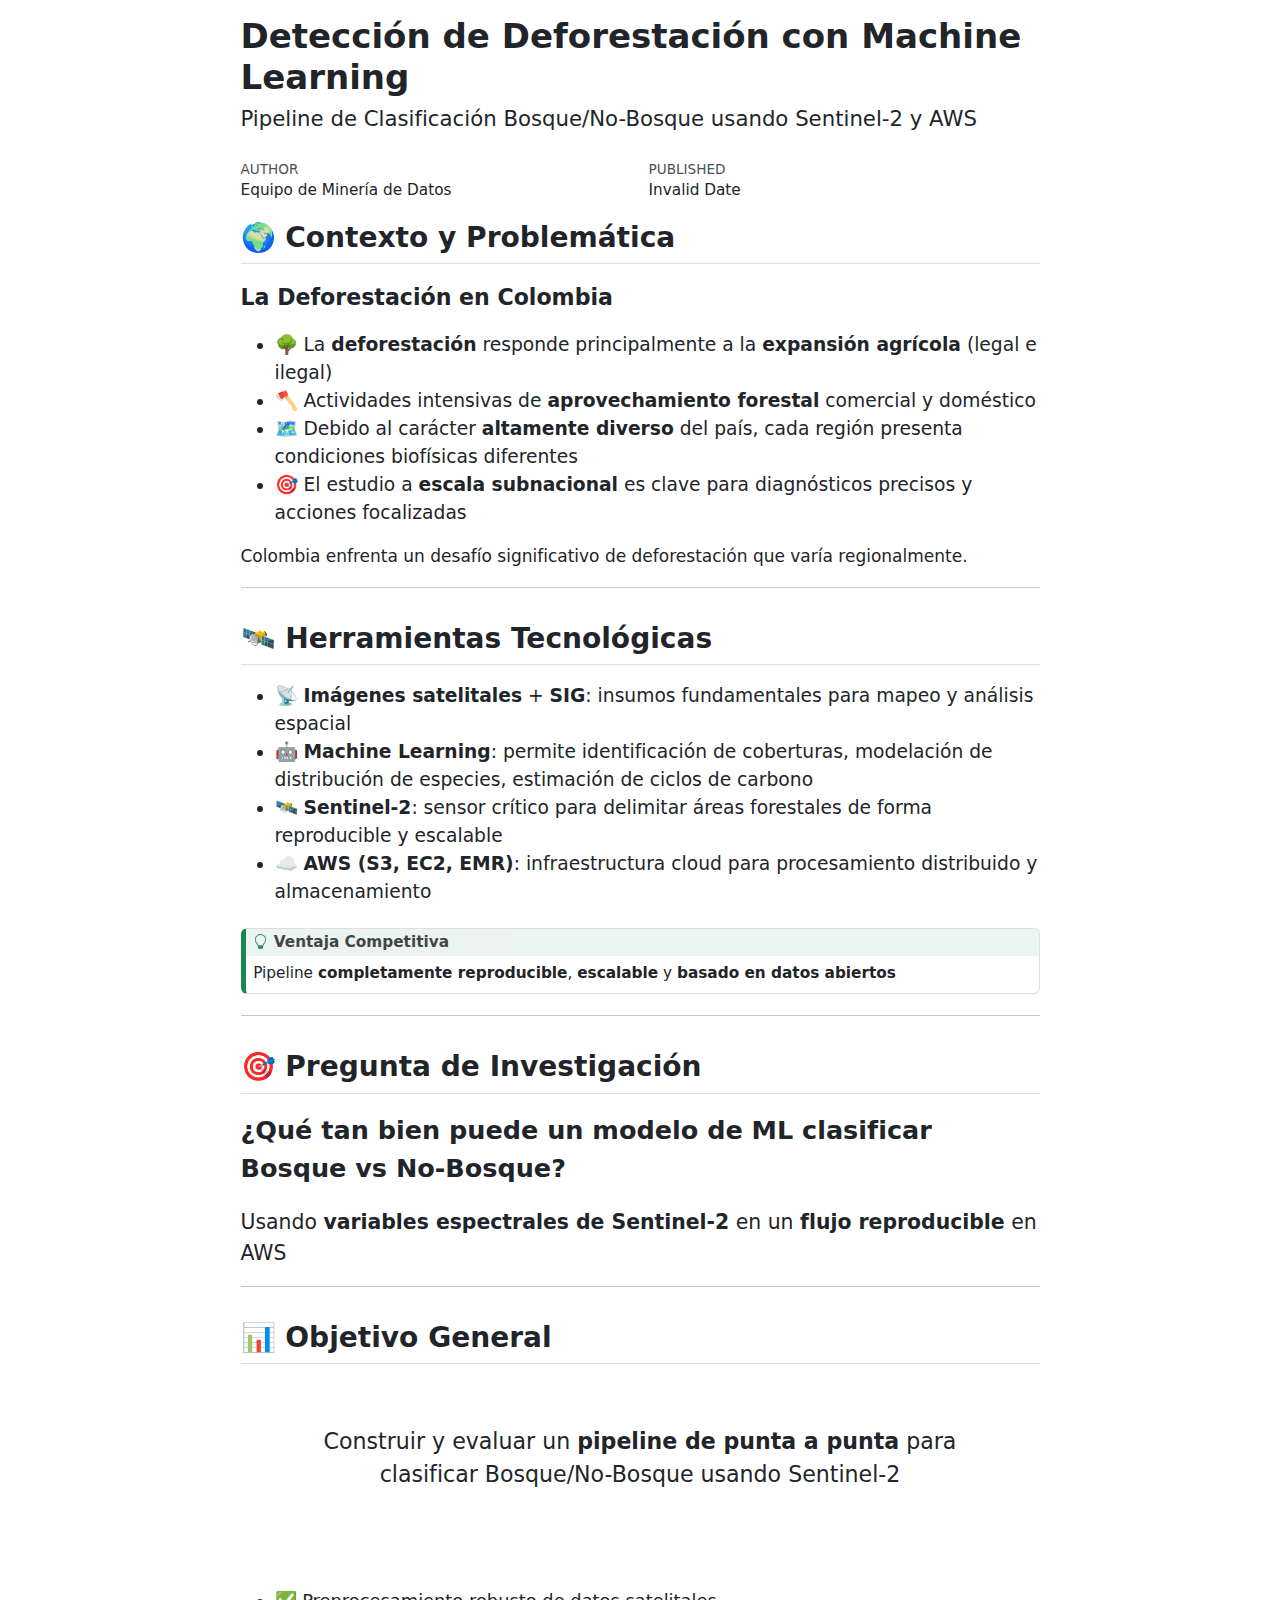
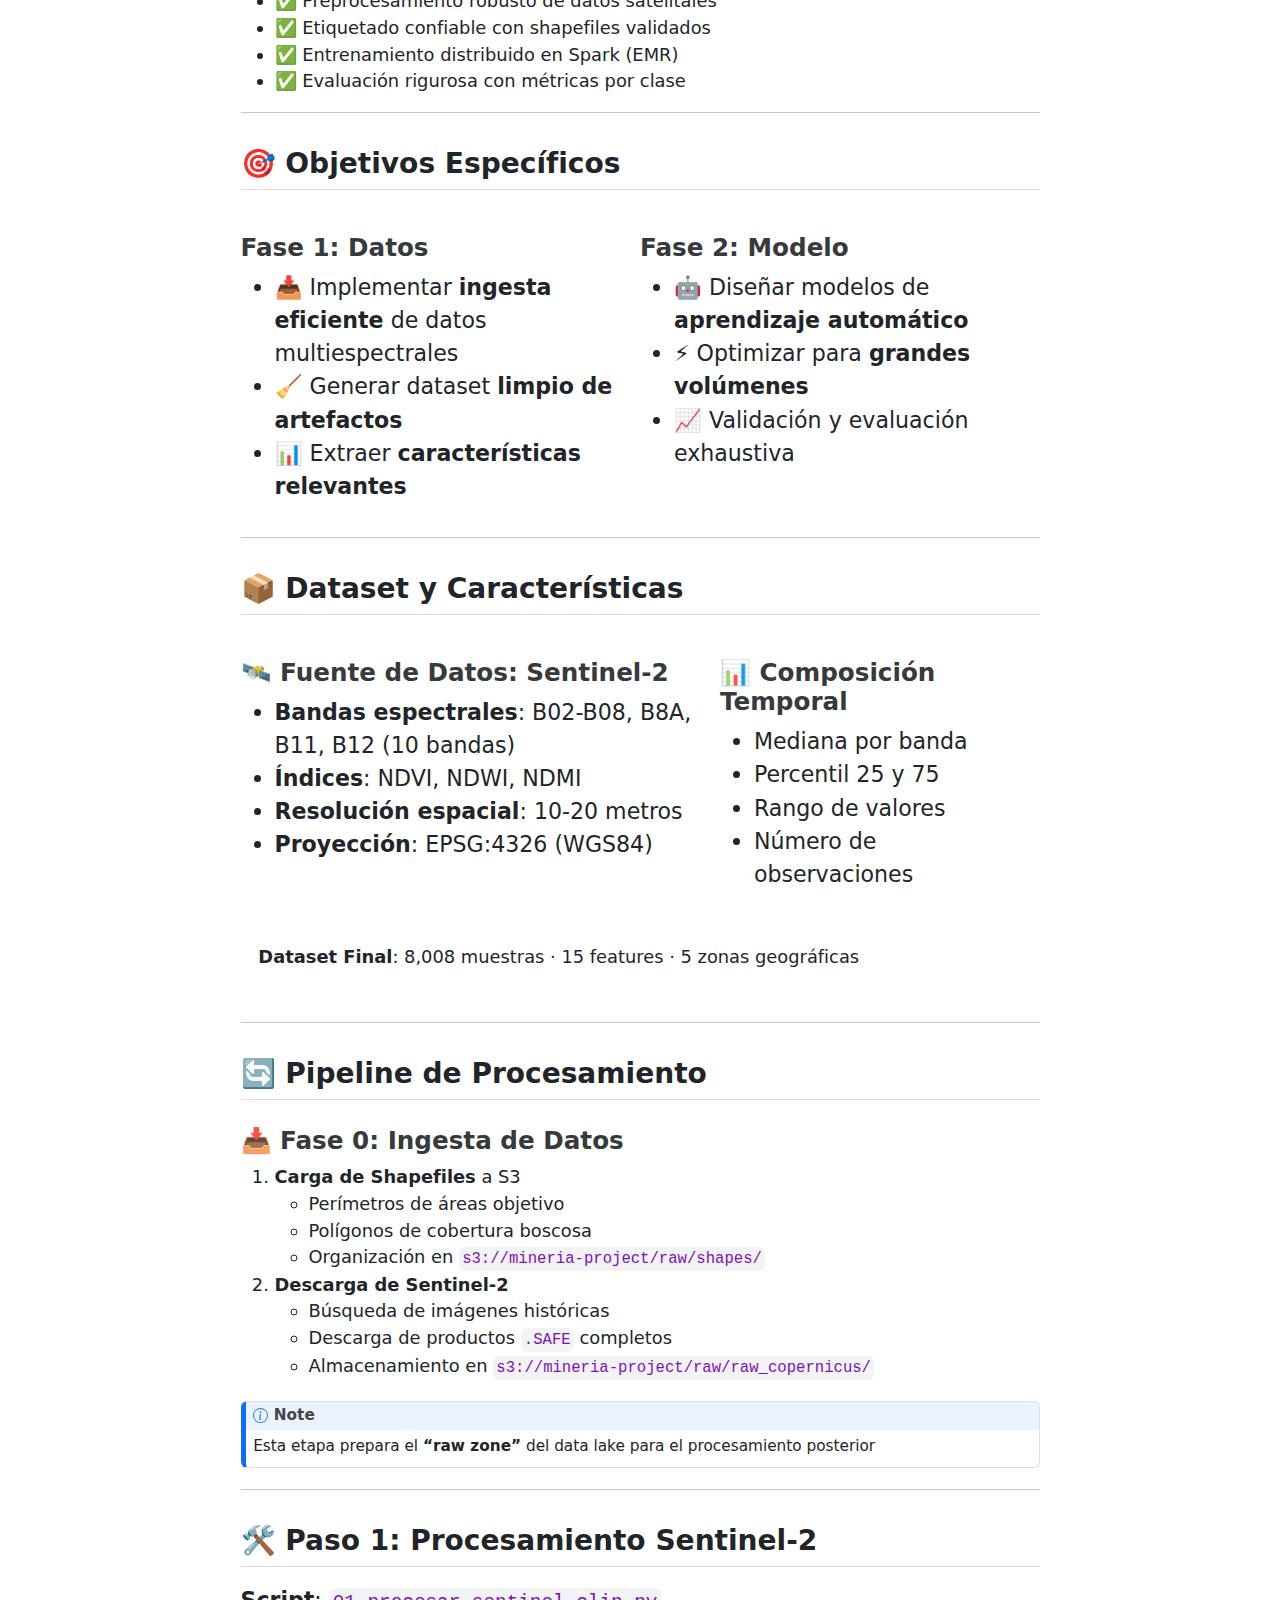
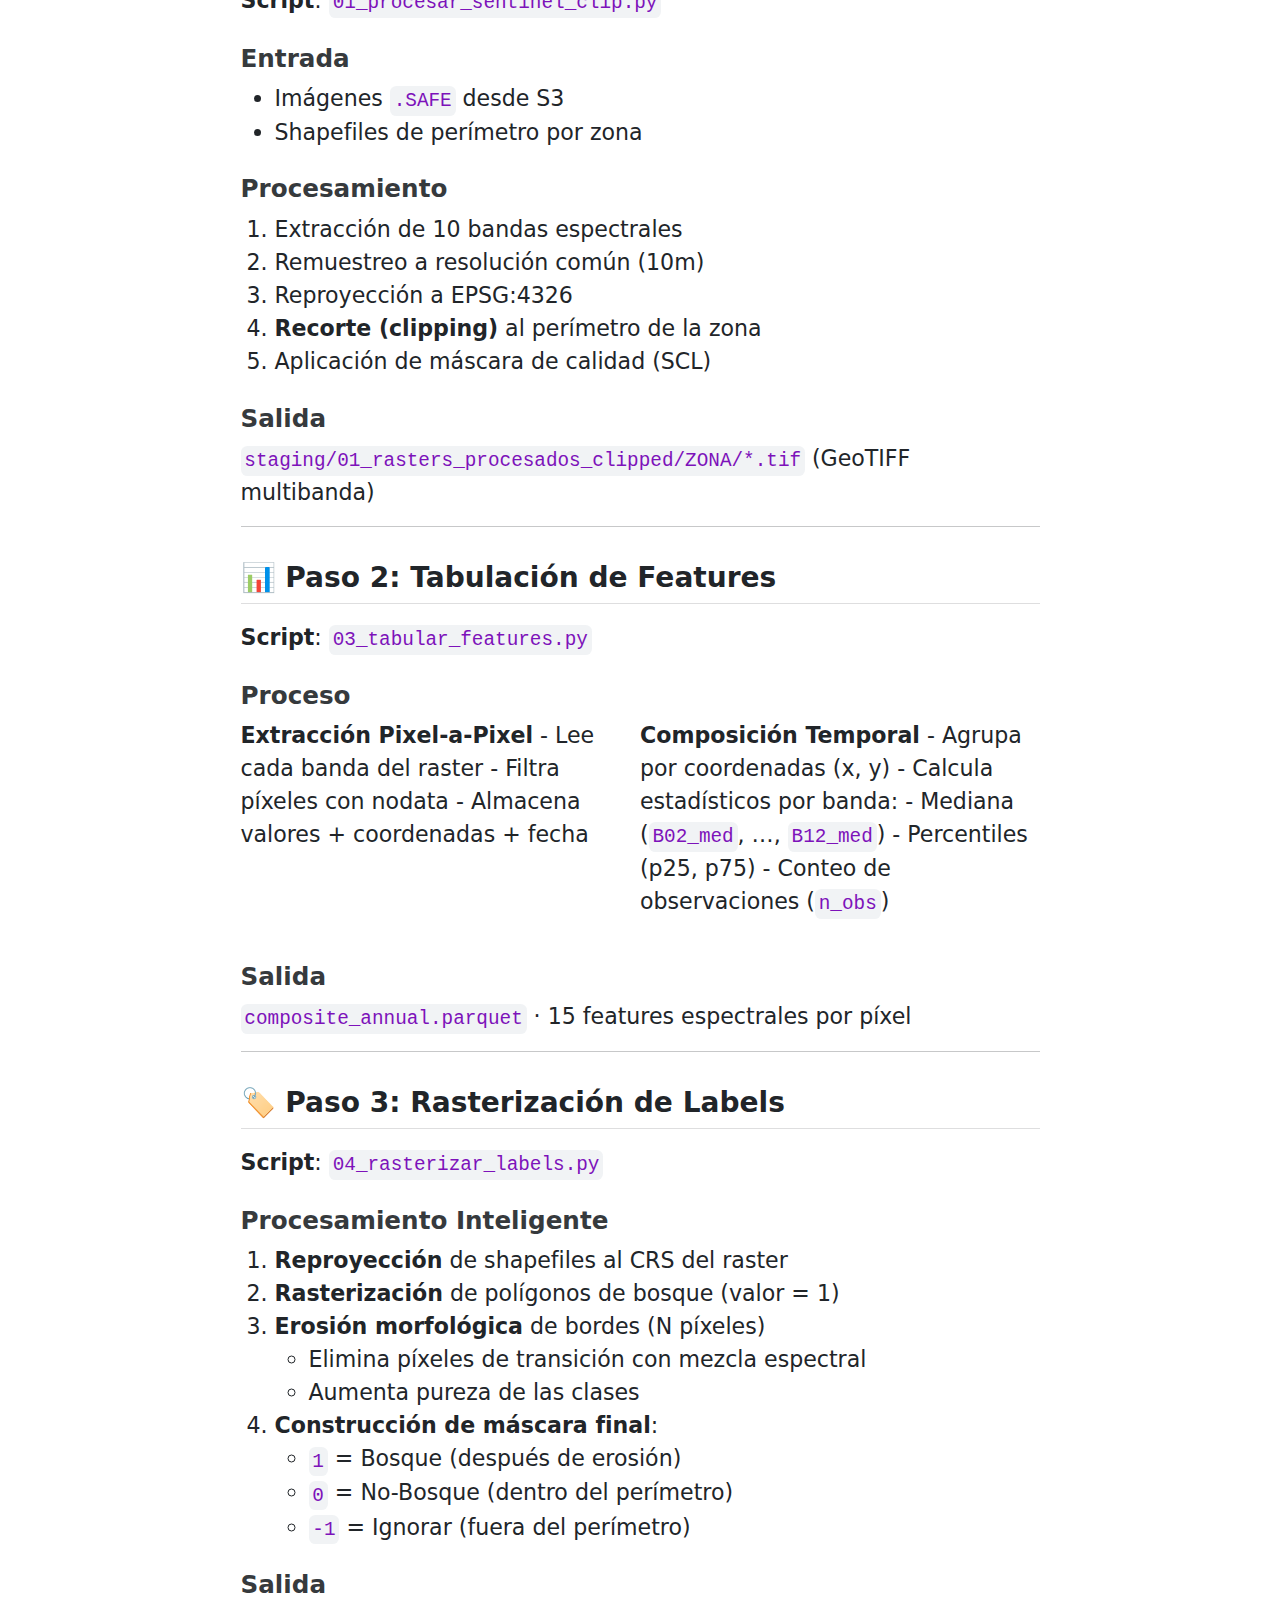
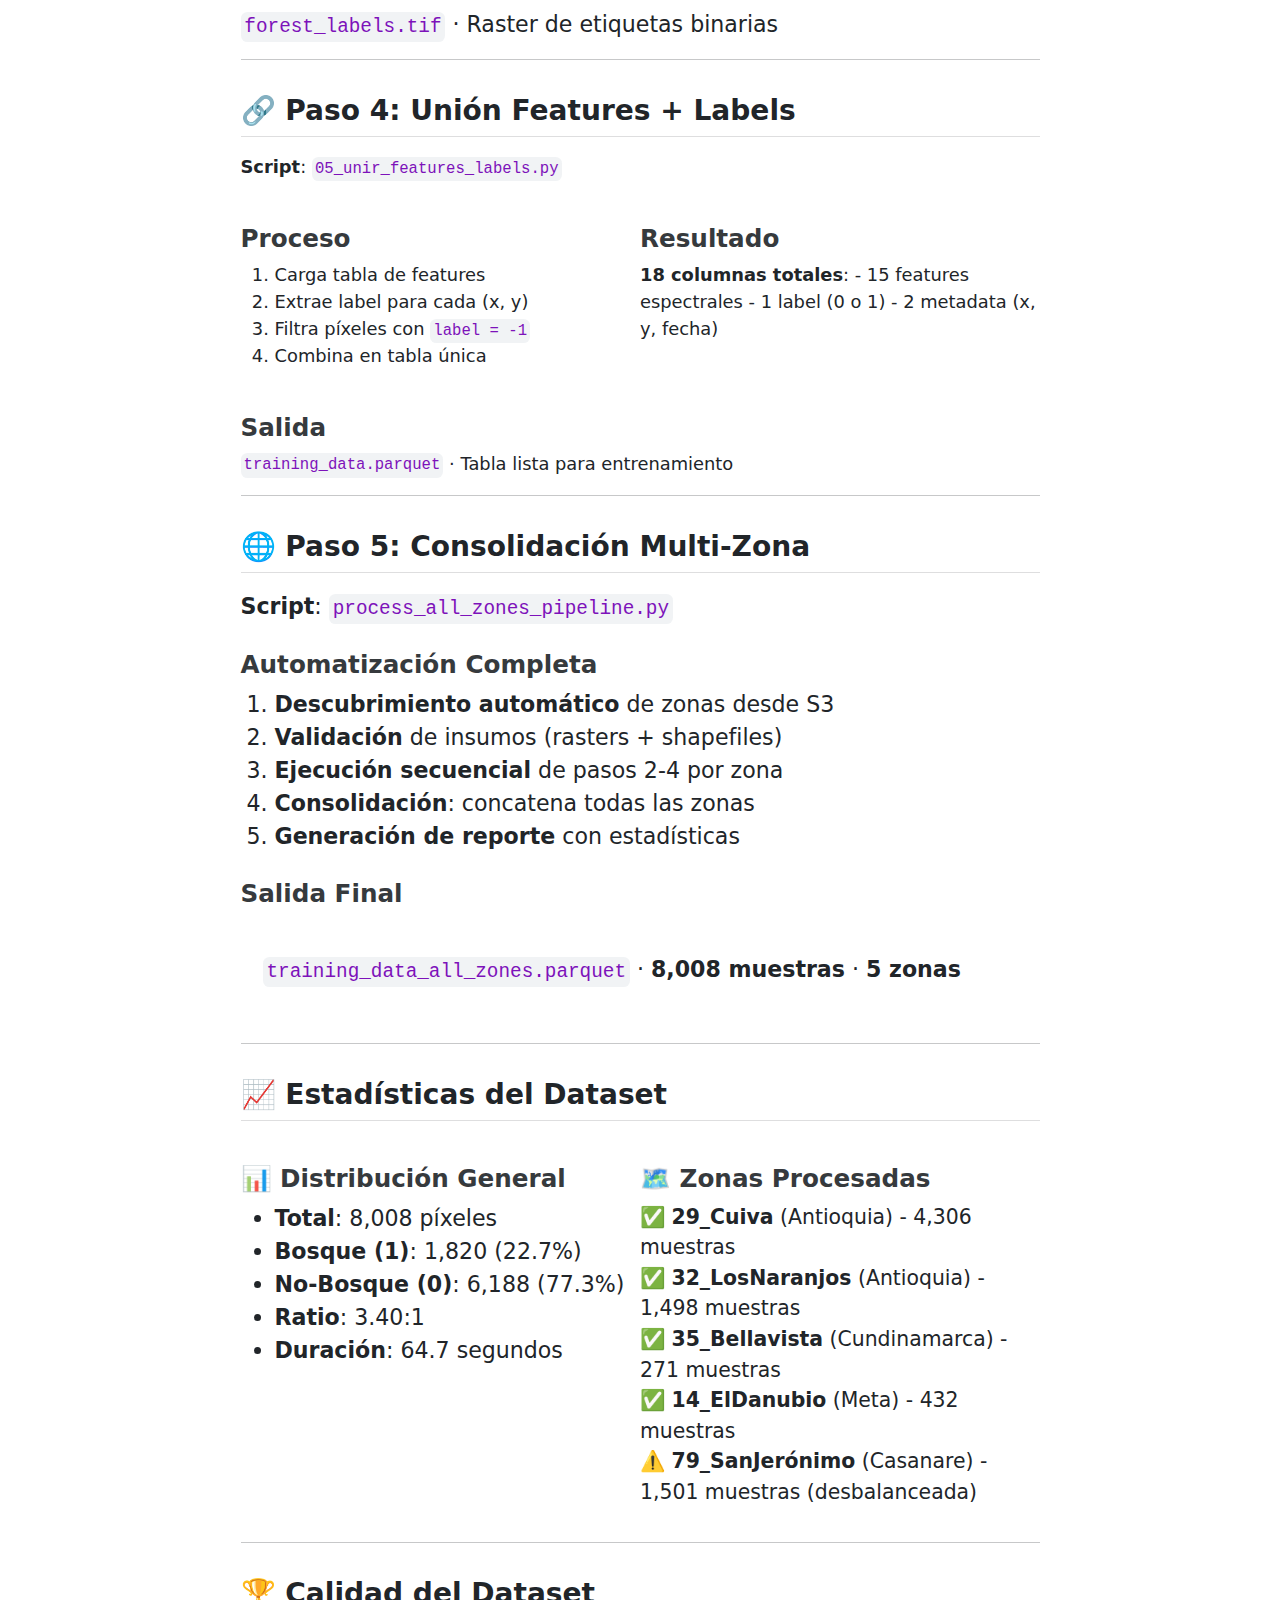
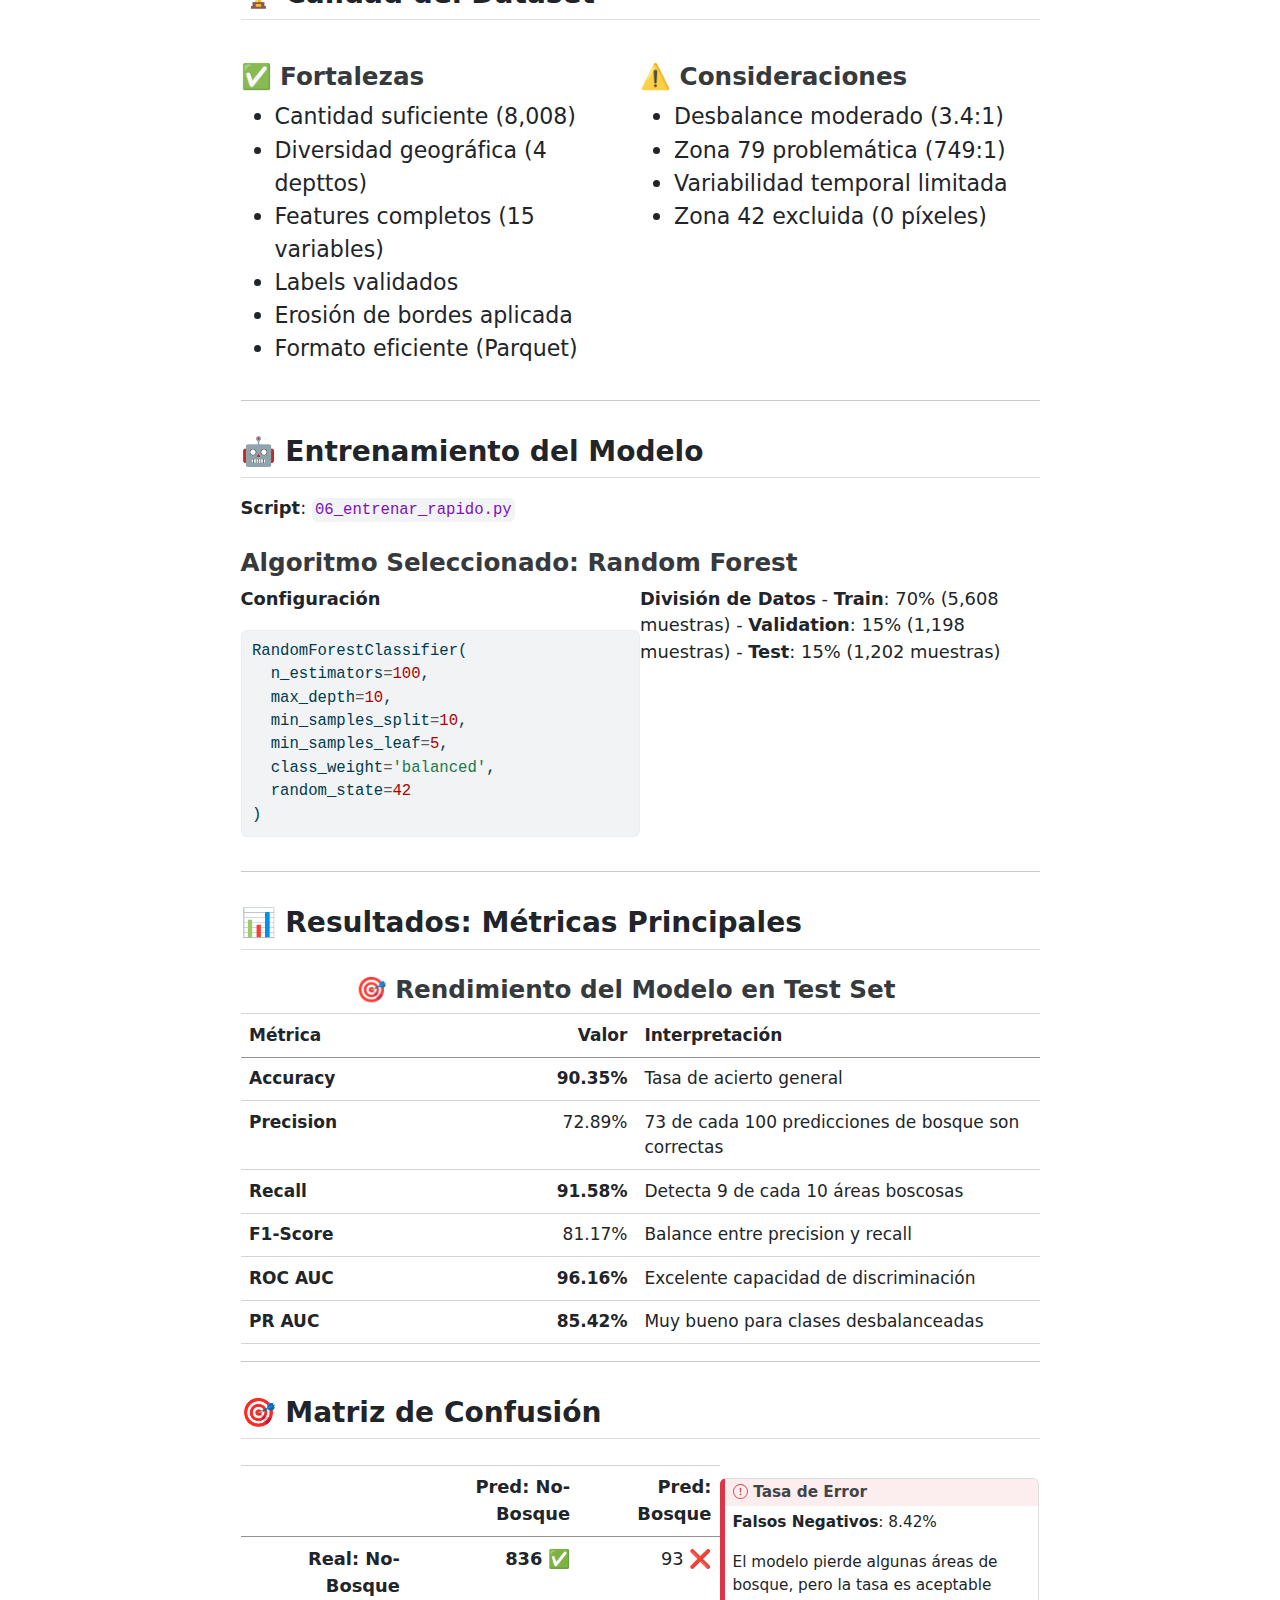
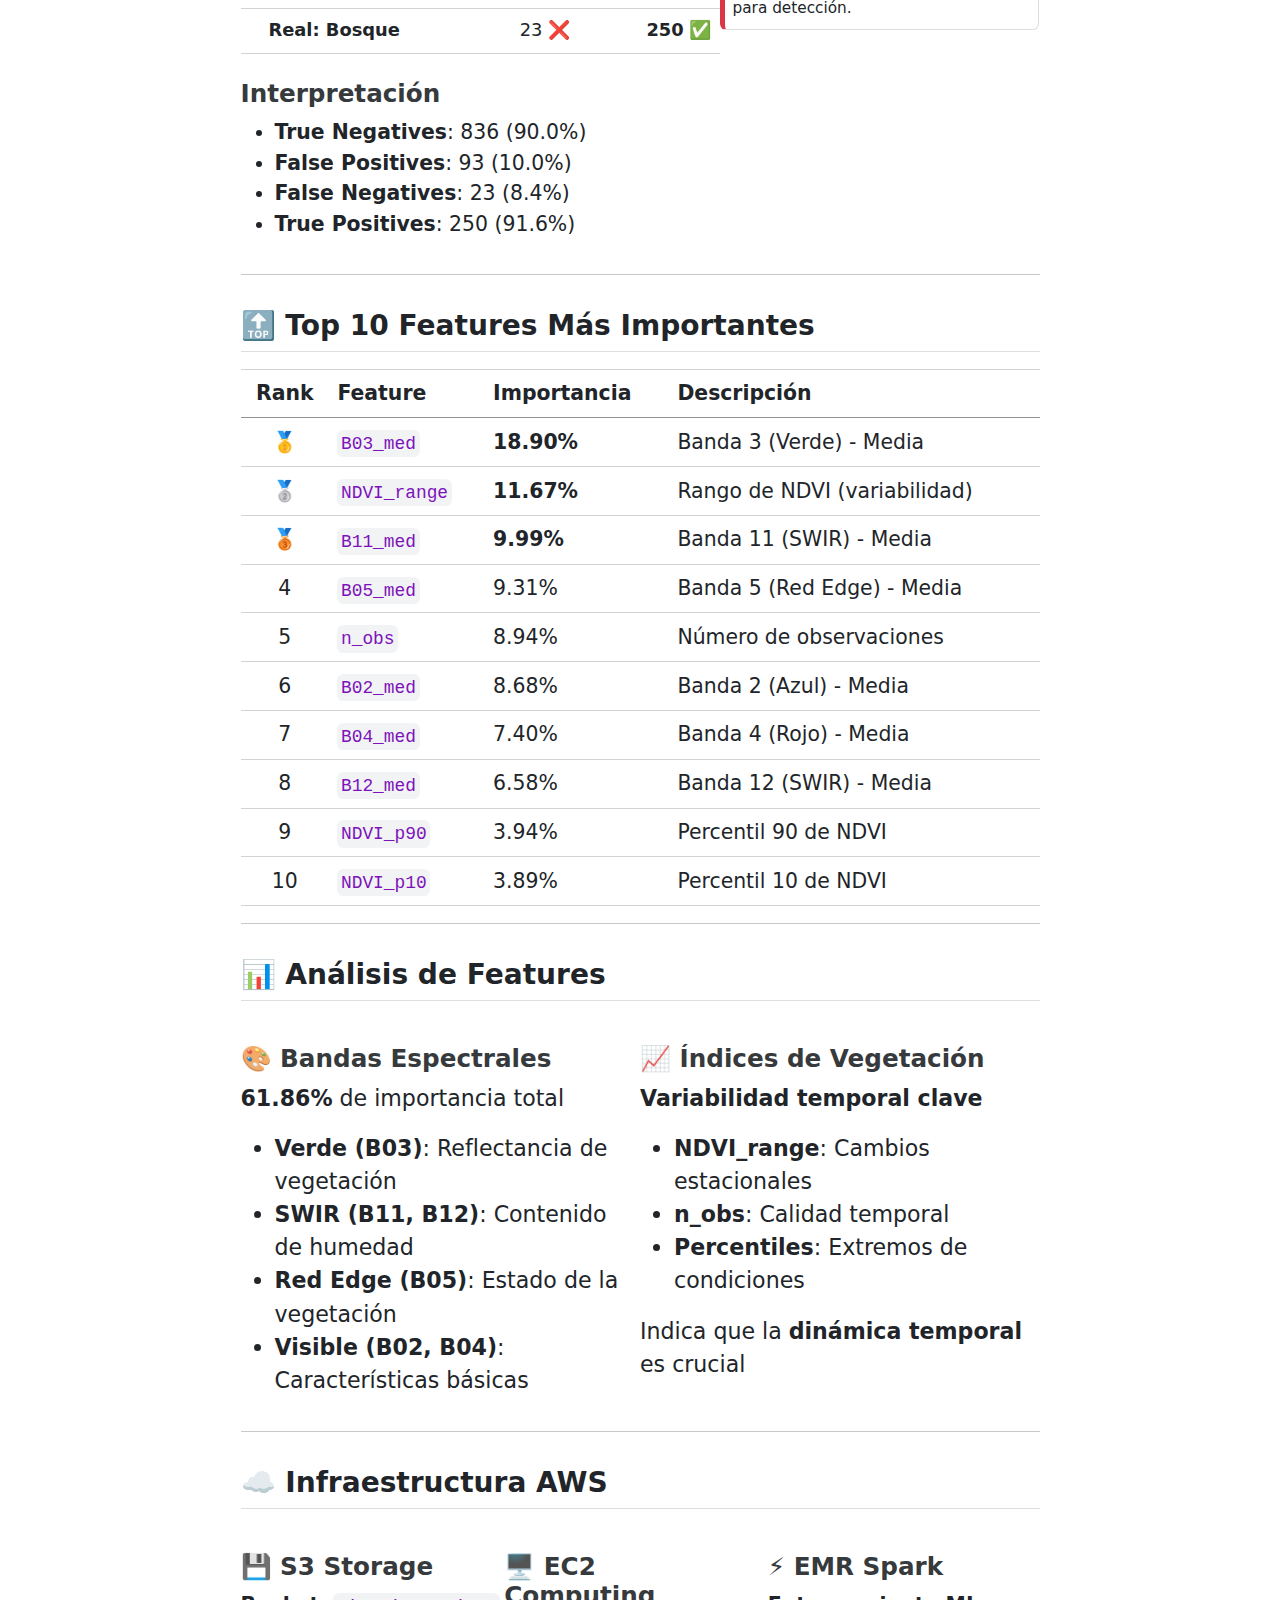
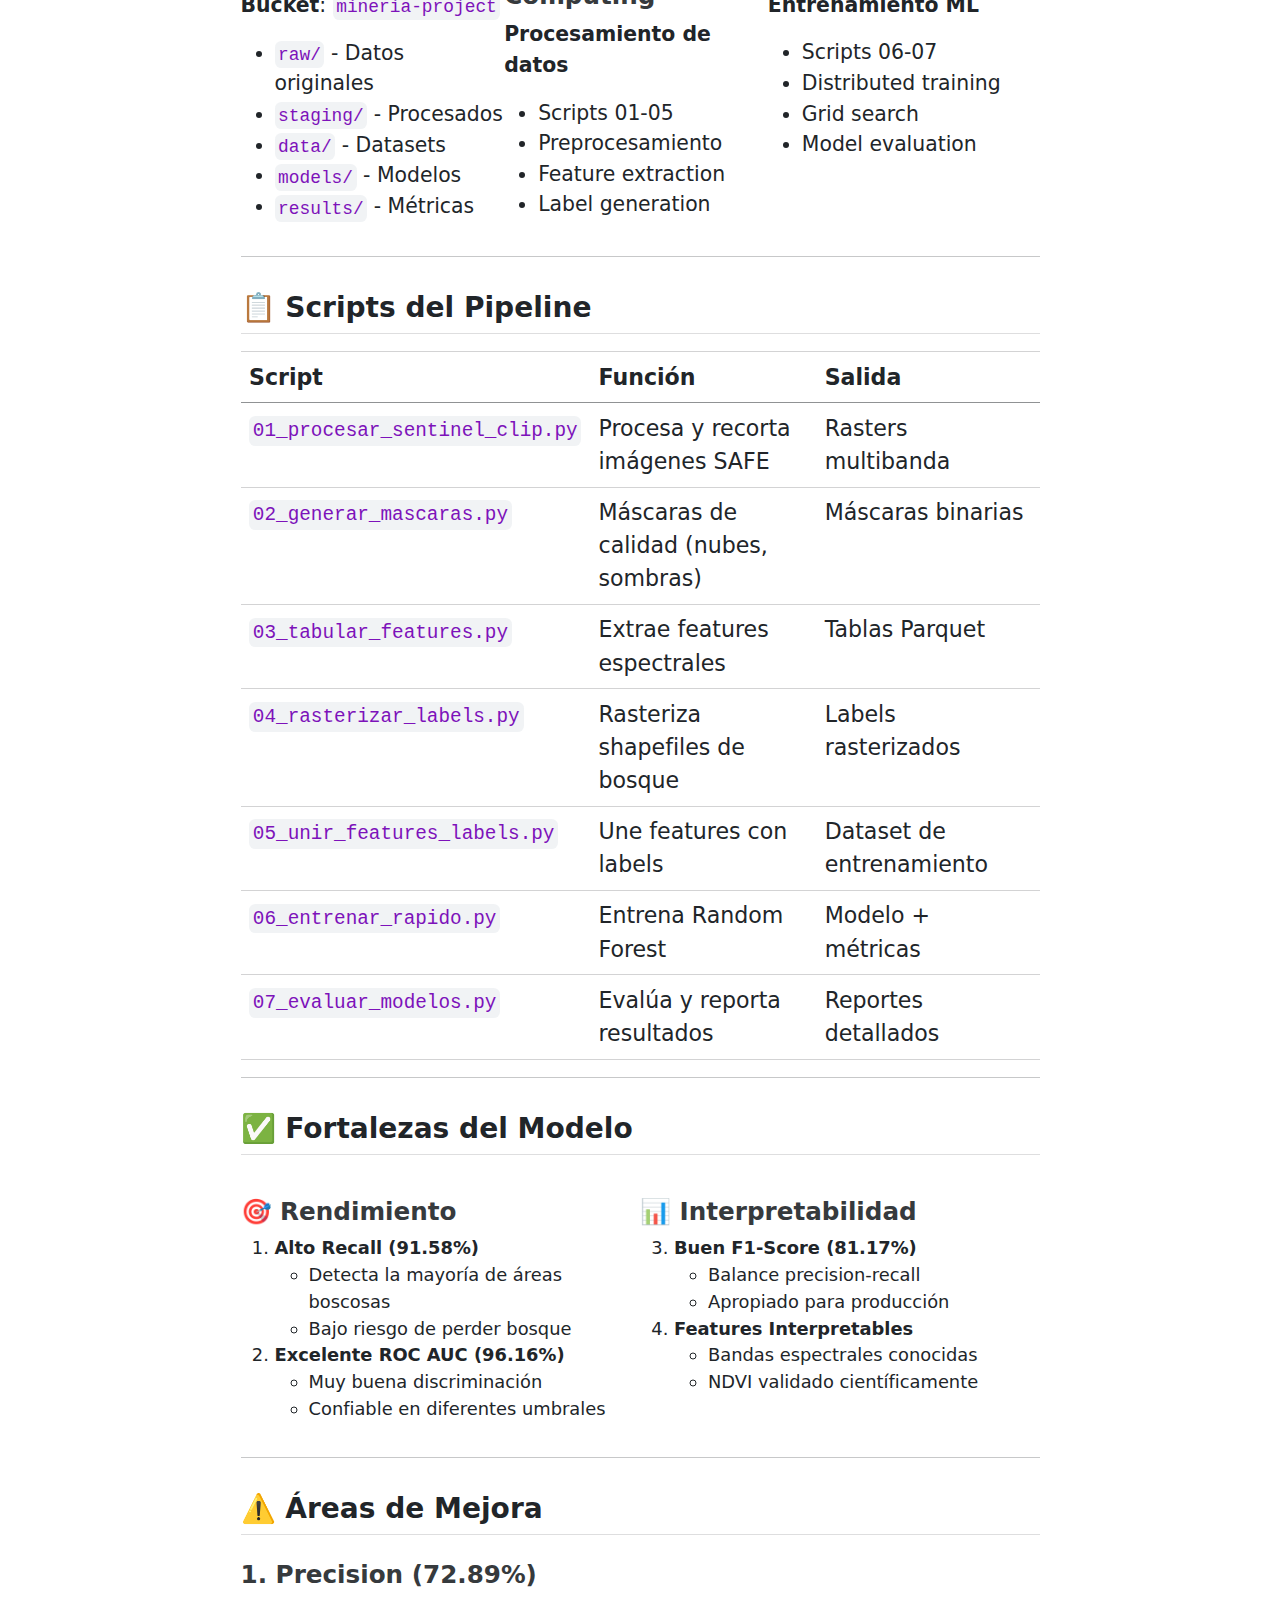
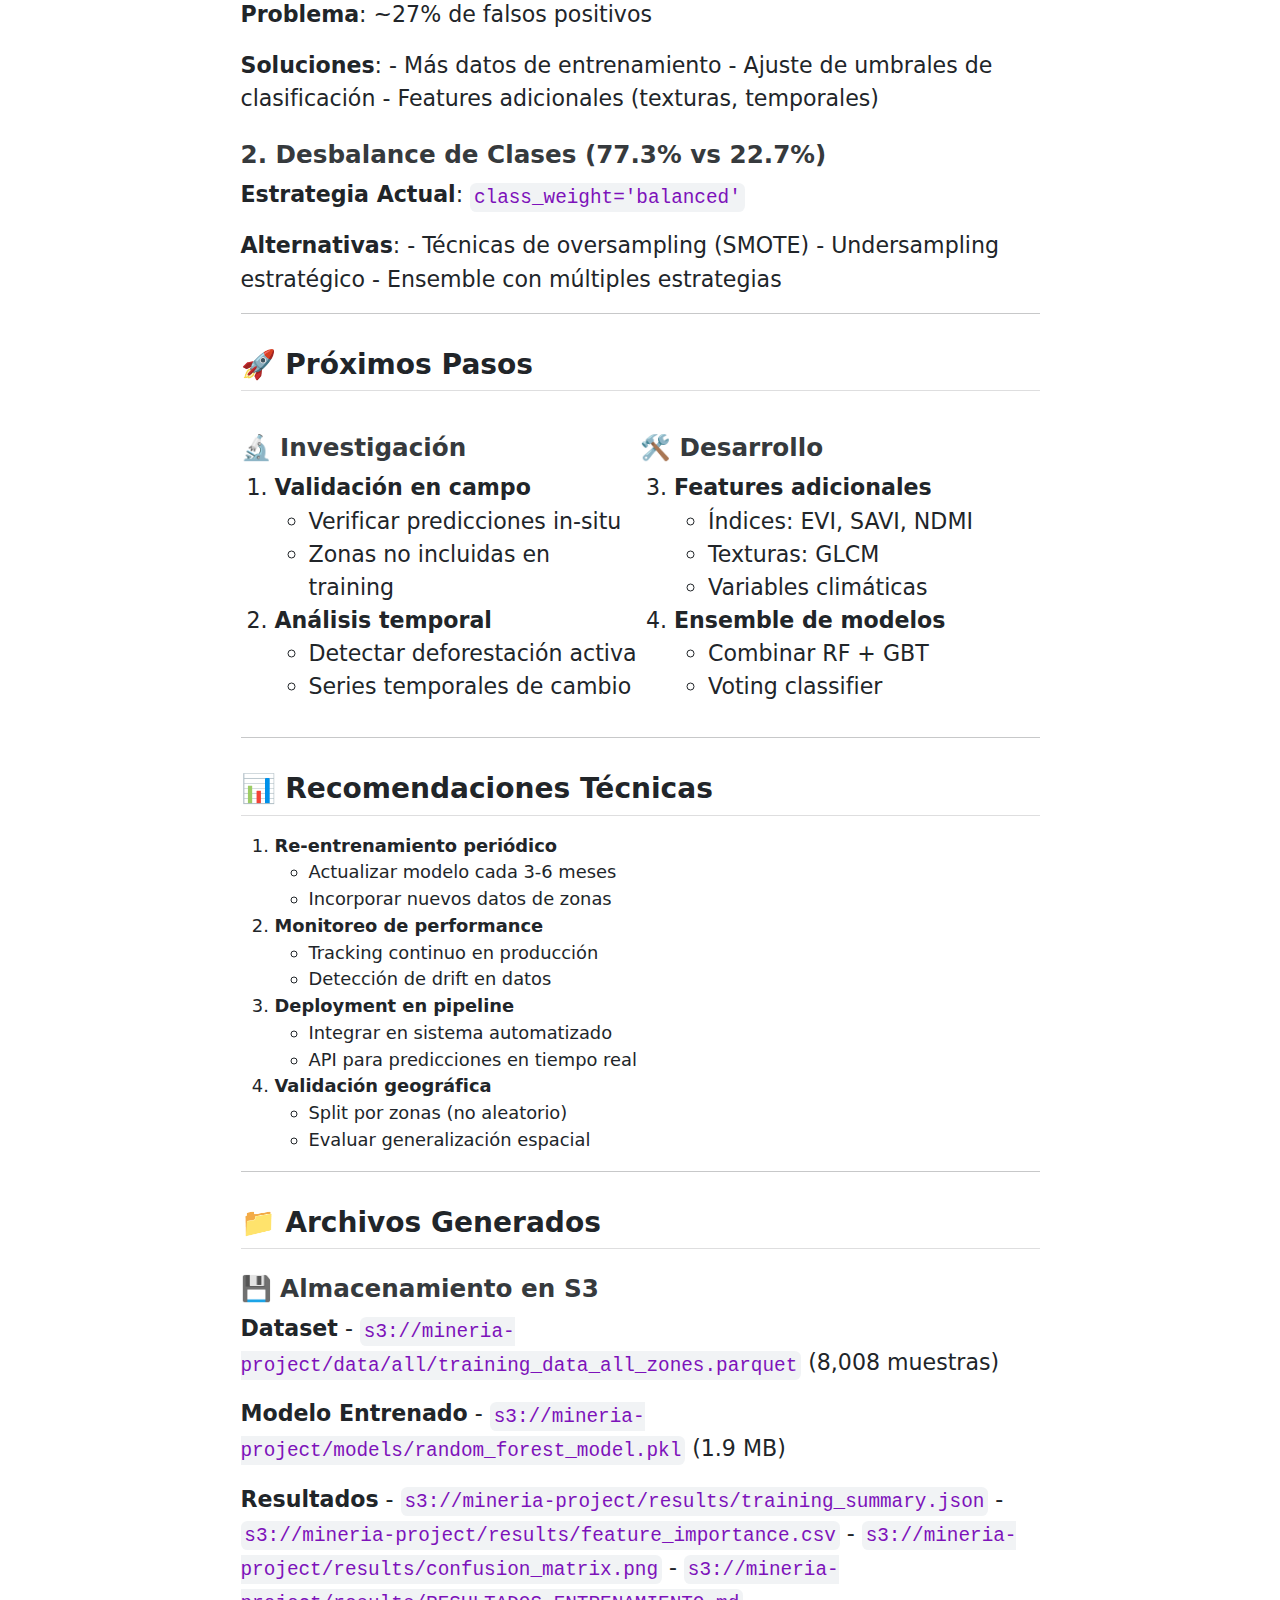
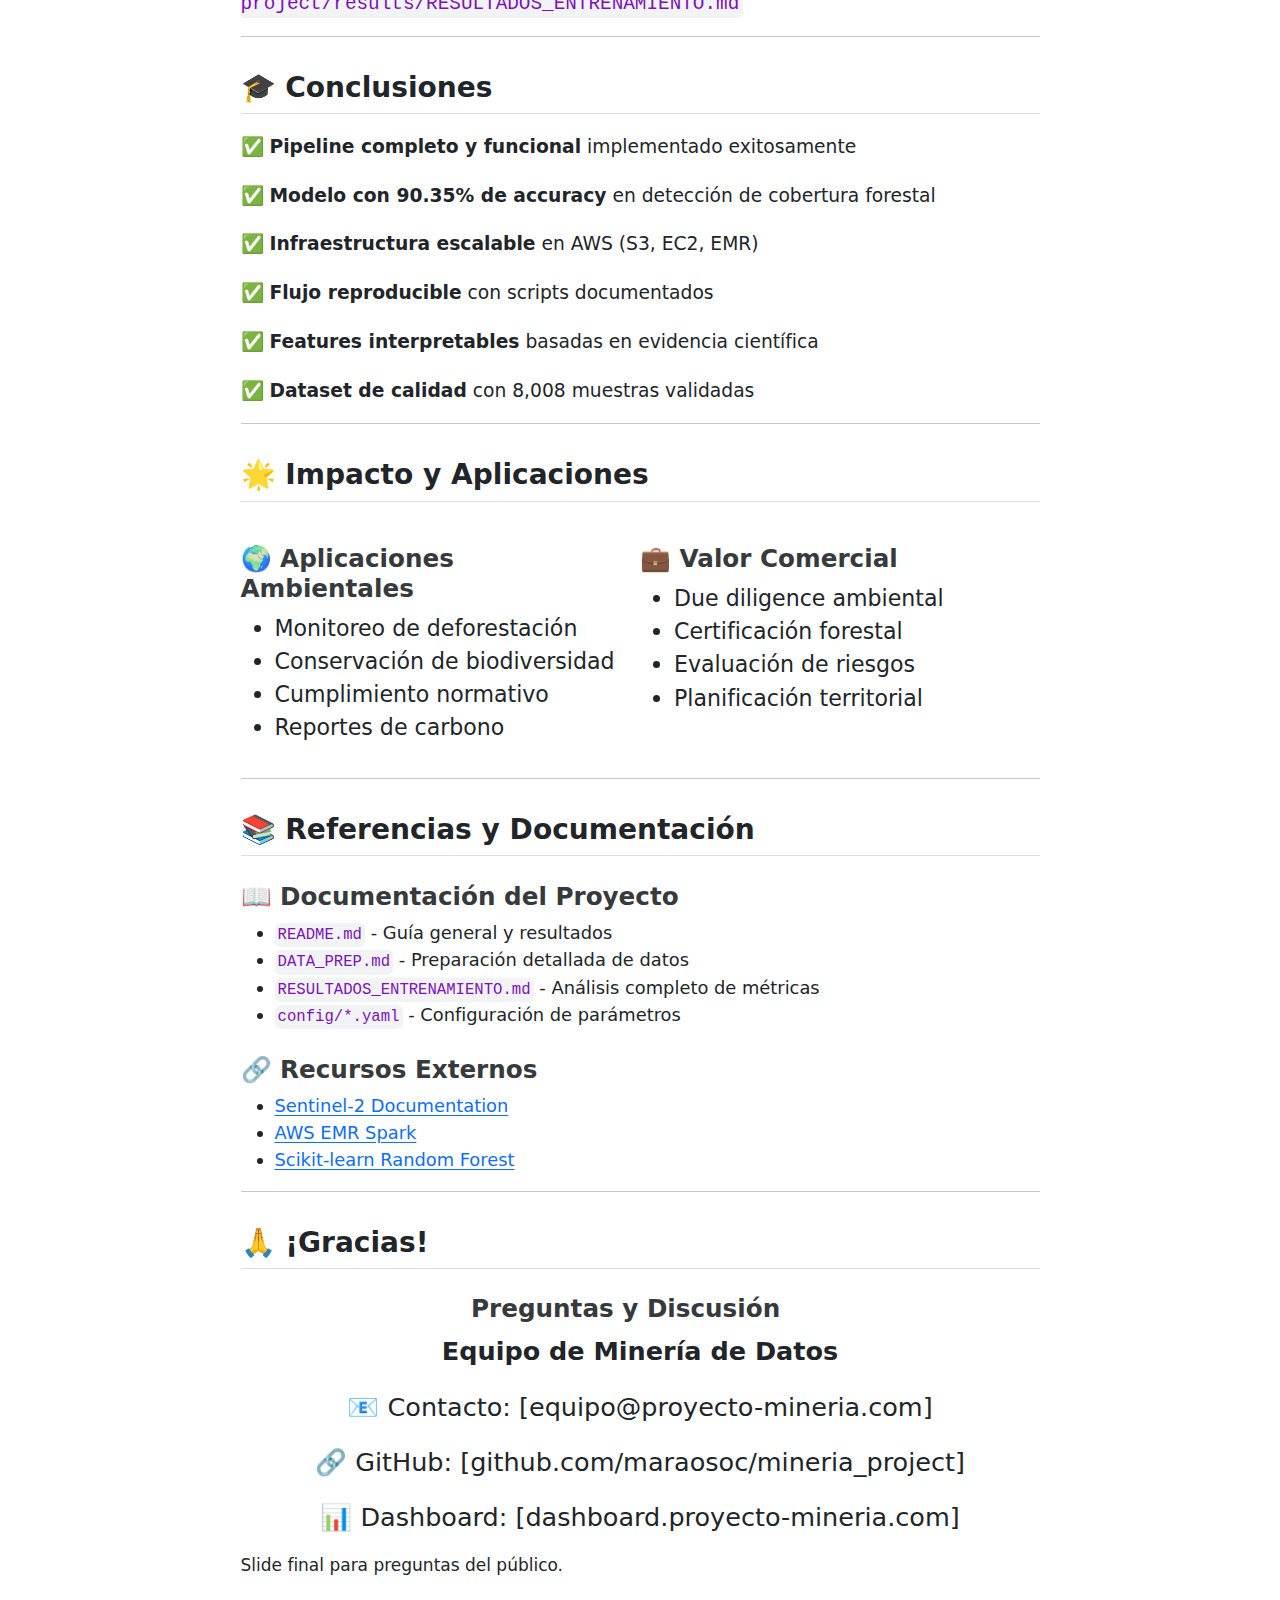
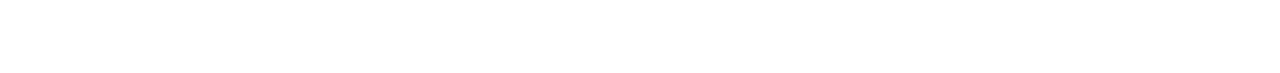
<file: presentation/mineria_presentacion_improved.html>
<!DOCTYPE html>
<html xmlns="http://www.w3.org/1999/xhtml" lang="es" xml:lang="es"><head>

<meta charset="utf-8">
<meta name="generator" content="quarto-1.8.25">

<meta name="viewport" content="width=device-width, initial-scale=1.0, user-scalable=yes">

<meta name="author" content="Equipo de Minería de Datos">

<title>mineria_presentacion_improved</title>
<style>
code{white-space: pre-wrap;}
span.smallcaps{font-variant: small-caps;}
div.columns{display: flex; gap: min(4vw, 1.5em);}
div.column{flex: auto; overflow-x: auto;}
div.hanging-indent{margin-left: 1.5em; text-indent: -1.5em;}
ul.task-list{list-style: none;}
ul.task-list li input[type="checkbox"] {
  width: 0.8em;
  margin: 0 0.8em 0.2em -1em; /* quarto-specific, see https://github.com/quarto-dev/quarto-cli/issues/4556 */ 
  vertical-align: middle;
}
/* CSS for syntax highlighting */
html { -webkit-text-size-adjust: 100%; }
pre > code.sourceCode { white-space: pre; position: relative; }
pre > code.sourceCode > span { display: inline-block; line-height: 1.25; }
pre > code.sourceCode > span:empty { height: 1.2em; }
.sourceCode { overflow: visible; }
code.sourceCode > span { color: inherit; text-decoration: inherit; }
div.sourceCode { margin: 1em 0; }
pre.sourceCode { margin: 0; }
@media screen {
div.sourceCode { overflow: auto; }
}
@media print {
pre > code.sourceCode { white-space: pre-wrap; }
pre > code.sourceCode > span { text-indent: -5em; padding-left: 5em; }
}
pre.numberSource code
  { counter-reset: source-line 0; }
pre.numberSource code > span
  { position: relative; left: -4em; counter-increment: source-line; }
pre.numberSource code > span > a:first-child::before
  { content: counter(source-line);
    position: relative; left: -1em; text-align: right; vertical-align: baseline;
    border: none; display: inline-block;
    -webkit-touch-callout: none; -webkit-user-select: none;
    -khtml-user-select: none; -moz-user-select: none;
    -ms-user-select: none; user-select: none;
    padding: 0 4px; width: 4em;
  }
pre.numberSource { margin-left: 3em;  padding-left: 4px; }
div.sourceCode
  {   }
@media screen {
pre > code.sourceCode > span > a:first-child::before { text-decoration: underline; }
}
</style>


<script src="mineria_presentacion_improved_files/libs/clipboard/clipboard.min.js"></script>
<script src="mineria_presentacion_improved_files/libs/quarto-html/quarto.js" type="module"></script>
<script src="mineria_presentacion_improved_files/libs/quarto-html/tabsets/tabsets.js" type="module"></script>
<script src="mineria_presentacion_improved_files/libs/quarto-html/axe/axe-check.js" type="module"></script>
<script src="mineria_presentacion_improved_files/libs/quarto-html/popper.min.js"></script>
<script src="mineria_presentacion_improved_files/libs/quarto-html/tippy.umd.min.js"></script>
<script src="mineria_presentacion_improved_files/libs/quarto-html/anchor.min.js"></script>
<link href="mineria_presentacion_improved_files/libs/quarto-html/tippy.css" rel="stylesheet">
<link href="mineria_presentacion_improved_files/libs/quarto-html/quarto-syntax-highlighting-7b89279ff1a6dce999919e0e67d4d9ec.css" rel="stylesheet" id="quarto-text-highlighting-styles">
<script src="mineria_presentacion_improved_files/libs/bootstrap/bootstrap.min.js"></script>
<link href="mineria_presentacion_improved_files/libs/bootstrap/bootstrap-icons.css" rel="stylesheet">
<link href="mineria_presentacion_improved_files/libs/bootstrap/bootstrap-9e3ffae467580fdb927a41352e75a2e0.min.css" rel="stylesheet" append-hash="true" id="quarto-bootstrap" data-mode="light">


</head>

<body class="fullcontent quarto-light">

<div id="quarto-content" class="page-columns page-rows-contents page-layout-article">

<main class="content" id="quarto-document-content">

<header id="title-block-header" class="quarto-title-block default">
<div class="quarto-title">
<h1 class="title">Detección de Deforestación con Machine Learning</h1>
<p class="subtitle lead">Pipeline de Clasificación Bosque/No-Bosque usando Sentinel-2 y AWS</p>
</div>



<div class="quarto-title-meta">

    <div>
    <div class="quarto-title-meta-heading">Author</div>
    <div class="quarto-title-meta-contents">
             <p>Equipo de Minería de Datos </p>
          </div>
  </div>
    
    <div>
    <div class="quarto-title-meta-heading">Published</div>
    <div class="quarto-title-meta-contents">
      <p class="date">Invalid Date</p>
    </div>
  </div>
  
    
  </div>
  


</header>


<section id="contexto-y-problemática" class="level2" data-background-color="#2C5F2D">
<h2 data-background-color="#2C5F2D" class="anchored" data-anchor-id="contexto-y-problemática">🌍 Contexto y Problemática</h2>
<div style="font-size: 1.3em; font-weight: 700; margin-bottom: 0.5em;">
<p><strong>La Deforestación en Colombia</strong></p>
</div>
<div style="font-size: 1.1em; line-height: 1.5;">
<ul>
<li>🌳 La <strong>deforestación</strong> responde principalmente a la <strong>expansión agrícola</strong> (legal e ilegal)</li>
<li>🪓 Actividades intensivas de <strong>aprovechamiento forestal</strong> comercial y doméstico</li>
<li>🗺️ Debido al carácter <strong>altamente diverso</strong> del país, cada región presenta condiciones biofísicas diferentes</li>
<li>🎯 El estudio a <strong>escala subnacional</strong> es clave para diagnósticos precisos y acciones focalizadas</li>
</ul>
</div>
<div class="notes">
<p>Colombia enfrenta un desafío significativo de deforestación que varía regionalmente.</p>
</div>
<hr>
</section>
<section id="herramientas-tecnológicas" class="level2" data-background-color="#1E4D2B">
<h2 data-background-color="#1E4D2B" class="anchored" data-anchor-id="herramientas-tecnológicas">🛰️ Herramientas Tecnológicas</h2>
<div style="font-size: 1.1em; line-height: 1.5;">
<ul>
<li>📡 <strong>Imágenes satelitales</strong> + <strong>SIG</strong>: insumos fundamentales para mapeo y análisis espacial</li>
<li>🤖 <strong>Machine Learning</strong>: permite identificación de coberturas, modelación de distribución de especies, estimación de ciclos de carbono</li>
<li>🛰️ <strong>Sentinel-2</strong>: sensor crítico para delimitar áreas forestales de forma reproducible y escalable</li>
<li>☁️ <strong>AWS (S3, EC2, EMR)</strong>: infraestructura cloud para procesamiento distribuido y almacenamiento</li>
</ul>
</div>
<div class="fragment">
<div class="callout callout-style-default callout-tip callout-titled" style="font-size: 1em;">
<div class="callout-header d-flex align-content-center">
<div class="callout-icon-container">
<i class="callout-icon"></i>
</div>
<div class="callout-title-container flex-fill">
<span class="screen-reader-only">Tip</span>Ventaja Competitiva
</div>
</div>
<div class="callout-body-container callout-body">
<p>Pipeline <strong>completamente reproducible</strong>, <strong>escalable</strong> y <strong>basado en datos abiertos</strong></p>
</div>
</div>
</div>
<hr>
</section>
<section id="pregunta-de-investigación" class="level2" data-background-color="#234A23">
<h2 data-background-color="#234A23" class="anchored" data-anchor-id="pregunta-de-investigación">🎯 Pregunta de Investigación</h2>
<div style="font-size: 1.5em; font-weight: 700; margin-bottom: 0.5em;">
<p>¿Qué tan bien puede un modelo de ML clasificar Bosque vs No-Bosque?</p>
</div>
<div style="font-size: 1.2em; margin-top: 1em;">
<p>Usando <strong>variables espectrales de Sentinel-2</strong> en un <strong>flujo reproducible</strong> en AWS</p>
</div>
<hr>
</section>
<section id="objetivo-general" class="level2" data-background-color="#2C5F2D">
<h2 data-background-color="#2C5F2D" class="anchored" data-anchor-id="objetivo-general">📊 Objetivo General</h2>
<div style="font-size: 1.3em; text-align: center; padding: 2em; background: rgba(255,255,255,0.1); border-radius: 15px;">
<p>Construir y evaluar un <strong>pipeline de punta a punta</strong> para clasificar Bosque/No-Bosque usando Sentinel-2</p>
</div>
<div class="incremental" style="font-size: 1.05em; margin-top: 2em;">
<ul class="incremental">
<li>✅ Preprocesamiento robusto de datos satelitales</li>
<li>✅ Etiquetado confiable con shapefiles validados</li>
<li>✅ Entrenamiento distribuido en Spark (EMR)</li>
<li>✅ Evaluación rigurosa con métricas por clase</li>
</ul>
</div>
<hr>
</section>
<section id="objetivos-específicos" class="level2" data-background-color="#1E4D2B">
<h2 data-background-color="#1E4D2B" class="anchored" data-anchor-id="objetivos-específicos">🎯 Objetivos Específicos</h2>
<div class="columns">
<div class="column" style="width:50%;">
<section id="fase-1-datos" class="level3">
<h3 class="anchored" data-anchor-id="fase-1-datos">Fase 1: Datos</h3>
<div style="font-size: 1.3em;">
<ul>
<li>📥 Implementar <strong>ingesta eficiente</strong> de datos multiespectrales</li>
<li>🧹 Generar dataset <strong>limpio de artefactos</strong></li>
<li>📊 Extraer <strong>características relevantes</strong></li>
</ul>
</div>
</section>
</div><div class="column" style="width:50%;">
<section id="fase-2-modelo" class="level3">
<h3 class="anchored" data-anchor-id="fase-2-modelo">Fase 2: Modelo</h3>
<div style="font-size: 1.3em;">
<ul>
<li>🤖 Diseñar modelos de <strong>aprendizaje automático</strong></li>
<li>⚡ Optimizar para <strong>grandes volúmenes</strong></li>
<li>📈 Validación y evaluación exhaustiva</li>
</ul>
</div>
</section>
</div>
</div>
<hr>
</section>
<section id="dataset-y-características" class="level2" data-background-color="#2C5F2D">
<h2 data-background-color="#2C5F2D" class="anchored" data-anchor-id="dataset-y-características">📦 Dataset y Características</h2>
<div class="columns">
<div class="column" style="width:60%;">
<section id="fuente-de-datos-sentinel-2" class="level3">
<h3 class="anchored" data-anchor-id="fuente-de-datos-sentinel-2">🛰️ Fuente de Datos: Sentinel-2</h3>
<div style="font-size: 1.3em;">
<ul>
<li><strong>Bandas espectrales</strong>: B02-B08, B8A, B11, B12 (10 bandas)</li>
<li><strong>Índices</strong>: NDVI, NDWI, NDMI</li>
<li><strong>Resolución espacial</strong>: 10-20 metros</li>
<li><strong>Proyección</strong>: EPSG:4326 (WGS84)</li>
</ul>
</div>
</section>
</div><div class="column" style="width:40%;">
<section id="composición-temporal" class="level3">
<h3 class="anchored" data-anchor-id="composición-temporal">📊 Composición Temporal</h3>
<div style="font-size: 1.3em;">
<ul>
<li>Mediana por banda</li>
<li>Percentil 25 y 75</li>
<li>Rango de valores</li>
<li>Número de observaciones</li>
</ul>
</div>
</section>
</div>
</div>
<div class="fragment">
<div style="font-size: 1.05em; margin-top: 1em; padding: 1em; background: rgba(255,255,255,0.1); border-radius: 10px;">
<p><strong>Dataset Final</strong>: 8,008 muestras · 15 features · 5 zonas geográficas</p>
</div>
</div>
<hr>
</section>
<section id="pipeline-de-procesamiento" class="level2" data-background-color="#234A23">
<h2 data-background-color="#234A23" class="anchored" data-anchor-id="pipeline-de-procesamiento">🔄 Pipeline de Procesamiento</h2>
<section id="fase-0-ingesta-de-datos" class="level3" style="font-size: 1.05em;">
<h3 class="anchored" data-anchor-id="fase-0-ingesta-de-datos">📥 Fase 0: Ingesta de Datos</h3>
<div class="incremental">
<ol class="incremental" type="1">
<li><strong>Carga de Shapefiles</strong> a S3
<ul class="incremental">
<li>Perímetros de áreas objetivo</li>
<li>Polígonos de cobertura boscosa</li>
<li>Organización en <code>s3://mineria-project/raw/shapes/</code></li>
</ul></li>
<li><strong>Descarga de Sentinel-2</strong>
<ul class="incremental">
<li>Búsqueda de imágenes históricas</li>
<li>Descarga de productos <code>.SAFE</code> completos</li>
<li>Almacenamiento en <code>s3://mineria-project/raw/raw_copernicus/</code></li>
</ul></li>
</ol>
</div>
</section>
<div class="fragment">
<div class="callout callout-style-default callout-note callout-titled" style="font-size: 1.2em;">
<div class="callout-header d-flex align-content-center">
<div class="callout-icon-container">
<i class="callout-icon"></i>
</div>
<div class="callout-title-container flex-fill">
Note
</div>
</div>
<div class="callout-body-container callout-body">
<p>Esta etapa prepara el <strong>“raw zone”</strong> del data lake para el procesamiento posterior</p>
</div>
</div>
</div>
<hr>
</section>
<section id="paso-1-procesamiento-sentinel-2" class="level2" data-background-color="#2C5F2D">
<h2 data-background-color="#2C5F2D" class="anchored" data-anchor-id="paso-1-procesamiento-sentinel-2">🛠️ Paso 1: Procesamiento Sentinel-2</h2>
<div style="font-size: 1.3em;">
<p><strong>Script</strong>: <code>01_procesar_sentinel_clip.py</code></p>
<section id="entrada" class="level3">
<h3 class="anchored" data-anchor-id="entrada">Entrada</h3>
<ul>
<li>Imágenes <code>.SAFE</code> desde S3</li>
<li>Shapefiles de perímetro por zona</li>
</ul>
</section>
<section id="procesamiento" class="level3">
<h3 class="anchored" data-anchor-id="procesamiento">Procesamiento</h3>
<div class="incremental">
<ol class="incremental" type="1">
<li>Extracción de 10 bandas espectrales</li>
<li>Remuestreo a resolución común (10m)</li>
<li>Reproyección a EPSG:4326</li>
<li><strong>Recorte (clipping)</strong> al perímetro de la zona</li>
<li>Aplicación de máscara de calidad (SCL)</li>
</ol>
</div>
</section>
<section id="salida" class="level3">
<h3 class="anchored" data-anchor-id="salida">Salida</h3>
<p><code>staging/01_rasters_procesados_clipped/ZONA/*.tif</code> (GeoTIFF multibanda)</p>
</section>
</div>
<hr>
</section>
<section id="paso-2-tabulación-de-features" class="level2" data-background-color="#1E4D2B">
<h2 data-background-color="#1E4D2B" class="anchored" data-anchor-id="paso-2-tabulación-de-features">📊 Paso 2: Tabulación de Features</h2>
<div style="font-size: 1.3em;">
<p><strong>Script</strong>: <code>03_tabular_features.py</code></p>
<section id="proceso" class="level3">
<h3 class="anchored" data-anchor-id="proceso">Proceso</h3>
<div class="columns">
<div class="column" style="width:50%;">
<p><strong>Extracción Pixel-a-Pixel</strong> - Lee cada banda del raster - Filtra píxeles con nodata - Almacena valores + coordenadas + fecha</p>
</div><div class="column" style="width:50%;">
<p><strong>Composición Temporal</strong> - Agrupa por coordenadas (x, y) - Calcula estadísticos por banda: - Mediana (<code>B02_med</code>, …, <code>B12_med</code>) - Percentiles (p25, p75) - Conteo de observaciones (<code>n_obs</code>)</p>
</div>
</div>
</section>
<section id="salida-1" class="level3">
<h3 class="anchored" data-anchor-id="salida-1">Salida</h3>
<p><code>composite_annual.parquet</code> · 15 features espectrales por píxel</p>
</section>
</div>
<hr>
</section>
<section id="paso-3-rasterización-de-labels" class="level2" data-background-color="#234A23">
<h2 data-background-color="#234A23" class="anchored" data-anchor-id="paso-3-rasterización-de-labels">🏷️ Paso 3: Rasterización de Labels</h2>
<div style="font-size: 1.3em;">
<p><strong>Script</strong>: <code>04_rasterizar_labels.py</code></p>
<section id="procesamiento-inteligente" class="level3">
<h3 class="anchored" data-anchor-id="procesamiento-inteligente">Procesamiento Inteligente</h3>
<div class="incremental">
<ol class="incremental" type="1">
<li><strong>Reproyección</strong> de shapefiles al CRS del raster</li>
<li><strong>Rasterización</strong> de polígonos de bosque (valor = 1)</li>
<li><strong>Erosión morfológica</strong> de bordes (N píxeles)
<ul class="incremental">
<li>Elimina píxeles de transición con mezcla espectral</li>
<li>Aumenta pureza de las clases</li>
</ul></li>
<li><strong>Construcción de máscara final</strong>:
<ul class="incremental">
<li><code>1</code> = Bosque (después de erosión)</li>
<li><code>0</code> = No-Bosque (dentro del perímetro)</li>
<li><code>-1</code> = Ignorar (fuera del perímetro)</li>
</ul></li>
</ol>
</div>
</section>
<section id="salida-2" class="level3">
<h3 class="anchored" data-anchor-id="salida-2">Salida</h3>
<p><code>forest_labels.tif</code> · Raster de etiquetas binarias</p>
</section>
</div>
<hr>
</section>
<section id="paso-4-unión-features-labels" class="level2" data-background-color="#2C5F2D">
<h2 data-background-color="#2C5F2D" class="anchored" data-anchor-id="paso-4-unión-features-labels">🔗 Paso 4: Unión Features + Labels</h2>
<div style="font-size: 1.05em;">
<p><strong>Script</strong>: <code>05_unir_features_labels.py</code></p>
<div class="columns">
<div class="column" style="width:50%;">
<section id="proceso-1" class="level3">
<h3 class="anchored" data-anchor-id="proceso-1">Proceso</h3>
<ol type="1">
<li>Carga tabla de features</li>
<li>Extrae label para cada (x, y)</li>
<li>Filtra píxeles con <code>label = -1</code></li>
<li>Combina en tabla única</li>
</ol>
</section>
</div><div class="column" style="width:50%;">
<section id="resultado" class="level3">
<h3 class="anchored" data-anchor-id="resultado">Resultado</h3>
<p><strong>18 columnas totales</strong>: - 15 features espectrales - 1 label (0 o 1) - 2 metadata (x, y, fecha)</p>
</section>
</div>
</div>
<section id="salida-3" class="level3">
<h3 class="anchored" data-anchor-id="salida-3">Salida</h3>
<p><code>training_data.parquet</code> · Tabla lista para entrenamiento</p>
</section>
</div>
<hr>
</section>
<section id="paso-5-consolidación-multi-zona" class="level2" data-background-color="#1E4D2B">
<h2 data-background-color="#1E4D2B" class="anchored" data-anchor-id="paso-5-consolidación-multi-zona">🌐 Paso 5: Consolidación Multi-Zona</h2>
<div style="font-size: 1.3em;">
<p><strong>Script</strong>: <code>process_all_zones_pipeline.py</code></p>
<section id="automatización-completa" class="level3">
<h3 class="anchored" data-anchor-id="automatización-completa">Automatización Completa</h3>
<div class="incremental">
<ol class="incremental" type="1">
<li><strong>Descubrimiento automático</strong> de zonas desde S3</li>
<li><strong>Validación</strong> de insumos (rasters + shapefiles)</li>
<li><strong>Ejecución secuencial</strong> de pasos 2-4 por zona</li>
<li><strong>Consolidación</strong>: concatena todas las zonas</li>
<li><strong>Generación de reporte</strong> con estadísticas</li>
</ol>
</div>
</section>
<section id="salida-final" class="level3">
<h3 class="anchored" data-anchor-id="salida-final">Salida Final</h3>
<div style="background: rgba(255,255,255,0.1); padding: 1em; border-radius: 10px; margin-top: 1em;">
<p><code>training_data_all_zones.parquet</code> · <strong>8,008 muestras</strong> · <strong>5 zonas</strong></p>
</div>
</section>
</div>
<hr>
</section>
<section id="estadísticas-del-dataset" class="level2" data-background-color="#234A23">
<h2 data-background-color="#234A23" class="anchored" data-anchor-id="estadísticas-del-dataset">📈 Estadísticas del Dataset</h2>
<div class="columns">
<div class="column" style="width:50%;">
<section id="distribución-general" class="level3">
<h3 class="anchored" data-anchor-id="distribución-general">📊 Distribución General</h3>
<div style="font-size: 1.3em;">
<ul>
<li><strong>Total</strong>: 8,008 píxeles</li>
<li><strong>Bosque (1)</strong>: 1,820 (22.7%)</li>
<li><strong>No-Bosque (0)</strong>: 6,188 (77.3%)</li>
<li><strong>Ratio</strong>: 3.40:1</li>
<li><strong>Duración</strong>: 64.7 segundos</li>
</ul>
</div>
</section>
</div><div class="column" style="width:50%;">
<section id="zonas-procesadas" class="level3">
<h3 class="anchored" data-anchor-id="zonas-procesadas">🗺️ Zonas Procesadas</h3>
<div style="font-size: 1.2em;">
<p>✅ <strong>29_Cuiva</strong> (Antioquia) - 4,306 muestras<br>
✅ <strong>32_LosNaranjos</strong> (Antioquia) - 1,498 muestras<br>
✅ <strong>35_Bellavista</strong> (Cundinamarca) - 271 muestras<br>
✅ <strong>14_ElDanubio</strong> (Meta) - 432 muestras<br>
⚠️ <strong>79_SanJerónimo</strong> (Casanare) - 1,501 muestras (desbalanceada)</p>
</div>
</section>
</div>
</div>
<hr>
</section>
<section id="calidad-del-dataset" class="level2" data-background-color="#2C5F2D">
<h2 data-background-color="#2C5F2D" class="anchored" data-anchor-id="calidad-del-dataset">🏆 Calidad del Dataset</h2>
<div class="columns">
<div class="column" style="width:50%;">
<section id="fortalezas" class="level3">
<h3 class="anchored" data-anchor-id="fortalezas">✅ Fortalezas</h3>
<div style="font-size: 1.3em;">
<ul>
<li>Cantidad suficiente (8,008)</li>
<li>Diversidad geográfica (4 depttos)</li>
<li>Features completos (15 variables)</li>
<li>Labels validados</li>
<li>Erosión de bordes aplicada</li>
<li>Formato eficiente (Parquet)</li>
</ul>
</div>
</section>
</div><div class="column" style="width:50%;">
<section id="consideraciones" class="level3">
<h3 class="anchored" data-anchor-id="consideraciones">⚠️ Consideraciones</h3>
<div style="font-size: 1.3em;">
<ul>
<li>Desbalance moderado (3.4:1)</li>
<li>Zona 79 problemática (749:1)</li>
<li>Variabilidad temporal limitada</li>
<li>Zona 42 excluida (0 píxeles)</li>
</ul>
</div>
</section>
</div>
</div>
<hr>
</section>
<section id="entrenamiento-del-modelo" class="level2" data-background-color="#1E4D2B">
<h2 data-background-color="#1E4D2B" class="anchored" data-anchor-id="entrenamiento-del-modelo">🤖 Entrenamiento del Modelo</h2>
<div style="font-size: 1.05em;">
<p><strong>Script</strong>: <code>06_entrenar_rapido.py</code></p>
<section id="algoritmo-seleccionado-random-forest" class="level3">
<h3 class="anchored" data-anchor-id="algoritmo-seleccionado-random-forest">Algoritmo Seleccionado: Random Forest</h3>
<div class="columns">
<div class="column" style="width:50%;">
<p><strong>Configuración</strong></p>
<div class="code-copy-outer-scaffold"><div class="sourceCode" id="cb1"><pre class="sourceCode python code-with-copy"><code class="sourceCode python"><span id="cb1-1"><a href="#cb1-1" aria-hidden="true" tabindex="-1"></a>RandomForestClassifier(</span>
<span id="cb1-2"><a href="#cb1-2" aria-hidden="true" tabindex="-1"></a>  n_estimators<span class="op">=</span><span class="dv">100</span>,</span>
<span id="cb1-3"><a href="#cb1-3" aria-hidden="true" tabindex="-1"></a>  max_depth<span class="op">=</span><span class="dv">10</span>,</span>
<span id="cb1-4"><a href="#cb1-4" aria-hidden="true" tabindex="-1"></a>  min_samples_split<span class="op">=</span><span class="dv">10</span>,</span>
<span id="cb1-5"><a href="#cb1-5" aria-hidden="true" tabindex="-1"></a>  min_samples_leaf<span class="op">=</span><span class="dv">5</span>,</span>
<span id="cb1-6"><a href="#cb1-6" aria-hidden="true" tabindex="-1"></a>  class_weight<span class="op">=</span><span class="st">'balanced'</span>,</span>
<span id="cb1-7"><a href="#cb1-7" aria-hidden="true" tabindex="-1"></a>  random_state<span class="op">=</span><span class="dv">42</span></span>
<span id="cb1-8"><a href="#cb1-8" aria-hidden="true" tabindex="-1"></a>)</span></code></pre></div><button title="Copy to Clipboard" class="code-copy-button"><i class="bi"></i></button></div>
</div><div class="column" style="width:50%;">
<p><strong>División de Datos</strong> - <strong>Train</strong>: 70% (5,608 muestras) - <strong>Validation</strong>: 15% (1,198 muestras) - <strong>Test</strong>: 15% (1,202 muestras)</p>
</div>
</div>
</section>
</div>
<hr>
</section>
<section id="resultados-métricas-principales" class="level2" data-background-color="#234A23">
<h2 data-background-color="#234A23" class="anchored" data-anchor-id="resultados-métricas-principales">📊 Resultados: Métricas Principales</h2>
<section id="rendimiento-del-modelo-en-test-set" class="level3" style="text-align: center;">
<h3 class="anchored" data-anchor-id="rendimiento-del-modelo-en-test-set">🎯 Rendimiento del Modelo en Test Set</h3>
<table class="caption-top table">
<colgroup>
<col style="width: 28%">
<col style="width: 21%">
<col style="width: 50%">
</colgroup>
<thead>
<tr class="header">
<th style="text-align: left;">Métrica</th>
<th style="text-align: right;">Valor</th>
<th style="text-align: left;">Interpretación</th>
</tr>
</thead>
<tbody>
<tr class="odd">
<td style="text-align: left;"><strong>Accuracy</strong></td>
<td style="text-align: right;"><strong>90.35%</strong></td>
<td style="text-align: left;">Tasa de acierto general</td>
</tr>
<tr class="even">
<td style="text-align: left;"><strong>Precision</strong></td>
<td style="text-align: right;">72.89%</td>
<td style="text-align: left;">73 de cada 100 predicciones de bosque son correctas</td>
</tr>
<tr class="odd">
<td style="text-align: left;"><strong>Recall</strong></td>
<td style="text-align: right;"><strong>91.58%</strong></td>
<td style="text-align: left;">Detecta 9 de cada 10 áreas boscosas</td>
</tr>
<tr class="even">
<td style="text-align: left;"><strong>F1-Score</strong></td>
<td style="text-align: right;">81.17%</td>
<td style="text-align: left;">Balance entre precision y recall</td>
</tr>
<tr class="odd">
<td style="text-align: left;"><strong>ROC AUC</strong></td>
<td style="text-align: right;"><strong>96.16%</strong></td>
<td style="text-align: left;">Excelente capacidad de discriminación</td>
</tr>
<tr class="even">
<td style="text-align: left;"><strong>PR AUC</strong></td>
<td style="text-align: right;"><strong>85.42%</strong></td>
<td style="text-align: left;">Muy bueno para clases desbalanceadas</td>
</tr>
</tbody>
</table>
</section>
<hr>
</section>
<section id="matriz-de-confusión" class="level2" data-background-color="#2C5F2D">
<h2 data-background-color="#2C5F2D" class="anchored" data-anchor-id="matriz-de-confusión">🎯 Matriz de Confusión</h2>
<div class="columns">
<div class="column" style="width:60%;">
<div style="font-size: 1.05em;">
<table class="caption-top table">
<thead>
<tr class="header">
<th style="text-align: right;"></th>
<th style="text-align: right;">Pred: No-Bosque</th>
<th style="text-align: right;">Pred: Bosque</th>
</tr>
</thead>
<tbody>
<tr class="odd">
<td style="text-align: right;"><strong>Real: No-Bosque</strong></td>
<td style="text-align: right;"><strong>836</strong> ✅</td>
<td style="text-align: right;">93 ❌</td>
</tr>
<tr class="even">
<td style="text-align: right;"><strong>Real: Bosque</strong></td>
<td style="text-align: right;">23 ❌</td>
<td style="text-align: right;"><strong>250</strong> ✅</td>
</tr>
</tbody>
</table>
</div>
<section id="interpretación" class="level3">
<h3 class="anchored" data-anchor-id="interpretación">Interpretación</h3>
<div style="font-size: 1.2em;">
<ul>
<li><strong>True Negatives</strong>: 836 (90.0%)</li>
<li><strong>False Positives</strong>: 93 (10.0%)</li>
<li><strong>False Negatives</strong>: 23 (8.4%)</li>
<li><strong>True Positives</strong>: 250 (91.6%)</li>
</ul>
</div>
</section>
</div><div class="column" style="width:40%;">
<div class="callout callout-style-default callout-important callout-titled" style="font-size: 1.2em;">
<div class="callout-header d-flex align-content-center">
<div class="callout-icon-container">
<i class="callout-icon"></i>
</div>
<div class="callout-title-container flex-fill">
<span class="screen-reader-only">Important</span>Tasa de Error
</div>
</div>
<div class="callout-body-container callout-body">
<p><strong>Falsos Negativos</strong>: 8.42%</p>
<p>El modelo pierde algunas áreas de bosque, pero la tasa es aceptable para detección.</p>
</div>
</div>
</div>
</div>
<hr>
</section>
<section id="top-10-features-más-importantes" class="level2" data-background-color="#1E4D2B">
<h2 data-background-color="#1E4D2B" class="anchored" data-anchor-id="top-10-features-más-importantes">🔝 Top 10 Features Más Importantes</h2>
<div style="font-size: 1.2em;">
<table class="caption-top table">
<thead>
<tr class="header">
<th style="text-align: center;">Rank</th>
<th style="text-align: left;">Feature</th>
<th style="text-align: left;">Importancia</th>
<th style="text-align: left;">Descripción</th>
</tr>
</thead>
<tbody>
<tr class="odd">
<td style="text-align: center;">🥇</td>
<td style="text-align: left;"><code>B03_med</code></td>
<td style="text-align: left;"><strong>18.90%</strong></td>
<td style="text-align: left;">Banda 3 (Verde) - Media</td>
</tr>
<tr class="even">
<td style="text-align: center;">🥈</td>
<td style="text-align: left;"><code>NDVI_range</code></td>
<td style="text-align: left;"><strong>11.67%</strong></td>
<td style="text-align: left;">Rango de NDVI (variabilidad)</td>
</tr>
<tr class="odd">
<td style="text-align: center;">🥉</td>
<td style="text-align: left;"><code>B11_med</code></td>
<td style="text-align: left;"><strong>9.99%</strong></td>
<td style="text-align: left;">Banda 11 (SWIR) - Media</td>
</tr>
<tr class="even">
<td style="text-align: center;">4</td>
<td style="text-align: left;"><code>B05_med</code></td>
<td style="text-align: left;">9.31%</td>
<td style="text-align: left;">Banda 5 (Red Edge) - Media</td>
</tr>
<tr class="odd">
<td style="text-align: center;">5</td>
<td style="text-align: left;"><code>n_obs</code></td>
<td style="text-align: left;">8.94%</td>
<td style="text-align: left;">Número de observaciones</td>
</tr>
<tr class="even">
<td style="text-align: center;">6</td>
<td style="text-align: left;"><code>B02_med</code></td>
<td style="text-align: left;">8.68%</td>
<td style="text-align: left;">Banda 2 (Azul) - Media</td>
</tr>
<tr class="odd">
<td style="text-align: center;">7</td>
<td style="text-align: left;"><code>B04_med</code></td>
<td style="text-align: left;">7.40%</td>
<td style="text-align: left;">Banda 4 (Rojo) - Media</td>
</tr>
<tr class="even">
<td style="text-align: center;">8</td>
<td style="text-align: left;"><code>B12_med</code></td>
<td style="text-align: left;">6.58%</td>
<td style="text-align: left;">Banda 12 (SWIR) - Media</td>
</tr>
<tr class="odd">
<td style="text-align: center;">9</td>
<td style="text-align: left;"><code>NDVI_p90</code></td>
<td style="text-align: left;">3.94%</td>
<td style="text-align: left;">Percentil 90 de NDVI</td>
</tr>
<tr class="even">
<td style="text-align: center;">10</td>
<td style="text-align: left;"><code>NDVI_p10</code></td>
<td style="text-align: left;">3.89%</td>
<td style="text-align: left;">Percentil 10 de NDVI</td>
</tr>
</tbody>
</table>
</div>
<hr>
</section>
<section id="análisis-de-features" class="level2" data-background-color="#234A23">
<h2 data-background-color="#234A23" class="anchored" data-anchor-id="análisis-de-features">📊 Análisis de Features</h2>
<div class="columns">
<div class="column" style="width:50%;">
<section id="bandas-espectrales" class="level3">
<h3 class="anchored" data-anchor-id="bandas-espectrales">🎨 Bandas Espectrales</h3>
<div style="font-size: 1.3em;">
<p><strong>61.86%</strong> de importancia total</p>
<ul>
<li><strong>Verde (B03)</strong>: Reflectancia de vegetación</li>
<li><strong>SWIR (B11, B12)</strong>: Contenido de humedad</li>
<li><strong>Red Edge (B05)</strong>: Estado de la vegetación</li>
<li><strong>Visible (B02, B04)</strong>: Características básicas</li>
</ul>
</div>
</section>
</div><div class="column" style="width:50%;">
<section id="índices-de-vegetación" class="level3">
<h3 class="anchored" data-anchor-id="índices-de-vegetación">📈 Índices de Vegetación</h3>
<div style="font-size: 1.3em;">
<p><strong>Variabilidad temporal clave</strong></p>
<ul>
<li><strong>NDVI_range</strong>: Cambios estacionales</li>
<li><strong>n_obs</strong>: Calidad temporal</li>
<li><strong>Percentiles</strong>: Extremos de condiciones</li>
</ul>
<p>Indica que la <strong>dinámica temporal</strong> es crucial</p>
</div>
</section>
</div>
</div>
<hr>
</section>
<section id="infraestructura-aws" class="level2" data-background-color="#2C5F2D">
<h2 data-background-color="#2C5F2D" class="anchored" data-anchor-id="infraestructura-aws">☁️ Infraestructura AWS</h2>
<div class="columns">
<div class="column" style="width:33%;">
<section id="s3-storage" class="level3">
<h3 class="anchored" data-anchor-id="s3-storage">💾 S3 Storage</h3>
<div style="font-size: 1.2em;">
<p><strong>Bucket</strong>: <code>mineria-project</code></p>
<ul>
<li><code>raw/</code> - Datos originales</li>
<li><code>staging/</code> - Procesados</li>
<li><code>data/</code> - Datasets</li>
<li><code>models/</code> - Modelos</li>
<li><code>results/</code> - Métricas</li>
</ul>
</div>
</section>
</div><div class="column" style="width:33%;">
<section id="ec2-computing" class="level3">
<h3 class="anchored" data-anchor-id="ec2-computing">🖥️ EC2 Computing</h3>
<div style="font-size: 1.2em;">
<p><strong>Procesamiento de datos</strong></p>
<ul>
<li>Scripts 01-05</li>
<li>Preprocesamiento</li>
<li>Feature extraction</li>
<li>Label generation</li>
</ul>
</div>
</section>
</div><div class="column" style="width:33%;">
<section id="emr-spark" class="level3">
<h3 class="anchored" data-anchor-id="emr-spark">⚡ EMR Spark</h3>
<div style="font-size: 1.2em;">
<p><strong>Entrenamiento ML</strong></p>
<ul>
<li>Scripts 06-07</li>
<li>Distributed training</li>
<li>Grid search</li>
<li>Model evaluation</li>
</ul>
</div>
</section>
</div>
</div>
<hr>
</section>
<section id="scripts-del-pipeline" class="level2" data-background-color="#1E4D2B">
<h2 data-background-color="#1E4D2B" class="anchored" data-anchor-id="scripts-del-pipeline">📋 Scripts del Pipeline</h2>
<div style="font-size: 1.3em;">
<table class="caption-top table">
<colgroup>
<col style="width: 32%">
<col style="width: 36%">
<col style="width: 32%">
</colgroup>
<thead>
<tr class="header">
<th style="text-align: left;">Script</th>
<th style="text-align: left;">Función</th>
<th style="text-align: left;">Salida</th>
</tr>
</thead>
<tbody>
<tr class="odd">
<td style="text-align: left;"><code>01_procesar_sentinel_clip.py</code></td>
<td style="text-align: left;">Procesa y recorta imágenes SAFE</td>
<td style="text-align: left;">Rasters multibanda</td>
</tr>
<tr class="even">
<td style="text-align: left;"><code>02_generar_mascaras.py</code></td>
<td style="text-align: left;">Máscaras de calidad (nubes, sombras)</td>
<td style="text-align: left;">Máscaras binarias</td>
</tr>
<tr class="odd">
<td style="text-align: left;"><code>03_tabular_features.py</code></td>
<td style="text-align: left;">Extrae features espectrales</td>
<td style="text-align: left;">Tablas Parquet</td>
</tr>
<tr class="even">
<td style="text-align: left;"><code>04_rasterizar_labels.py</code></td>
<td style="text-align: left;">Rasteriza shapefiles de bosque</td>
<td style="text-align: left;">Labels rasterizados</td>
</tr>
<tr class="odd">
<td style="text-align: left;"><code>05_unir_features_labels.py</code></td>
<td style="text-align: left;">Une features con labels</td>
<td style="text-align: left;">Dataset de entrenamiento</td>
</tr>
<tr class="even">
<td style="text-align: left;"><code>06_entrenar_rapido.py</code></td>
<td style="text-align: left;">Entrena Random Forest</td>
<td style="text-align: left;">Modelo + métricas</td>
</tr>
<tr class="odd">
<td style="text-align: left;"><code>07_evaluar_modelos.py</code></td>
<td style="text-align: left;">Evalúa y reporta resultados</td>
<td style="text-align: left;">Reportes detallados</td>
</tr>
</tbody>
</table>
</div>
<hr>
</section>
<section id="fortalezas-del-modelo" class="level2" data-background-color="#234A23">
<h2 data-background-color="#234A23" class="anchored" data-anchor-id="fortalezas-del-modelo">✅ Fortalezas del Modelo</h2>
<div class="columns">
<div class="column" style="width:50%;">
<section id="rendimiento" class="level3">
<h3 class="anchored" data-anchor-id="rendimiento">🎯 Rendimiento</h3>
<div style="font-size: 1.05em;">
<ol type="1">
<li><strong>Alto Recall (91.58%)</strong>
<ul>
<li>Detecta la mayoría de áreas boscosas</li>
<li>Bajo riesgo de perder bosque</li>
</ul></li>
<li><strong>Excelente ROC AUC (96.16%)</strong>
<ul>
<li>Muy buena discriminación</li>
<li>Confiable en diferentes umbrales</li>
</ul></li>
</ol>
</div>
</section>
</div><div class="column" style="width:50%;">
<section id="interpretabilidad" class="level3">
<h3 class="anchored" data-anchor-id="interpretabilidad">📊 Interpretabilidad</h3>
<div style="font-size: 1.05em;">
<ol start="3" type="1">
<li><strong>Buen F1-Score (81.17%)</strong>
<ul>
<li>Balance precision-recall</li>
<li>Apropiado para producción</li>
</ul></li>
<li><strong>Features Interpretables</strong>
<ul>
<li>Bandas espectrales conocidas</li>
<li>NDVI validado científicamente</li>
</ul></li>
</ol>
</div>
</section>
</div>
</div>
<hr>
</section>
<section id="áreas-de-mejora" class="level2" data-background-color="#2C5F2D">
<h2 data-background-color="#2C5F2D" class="anchored" data-anchor-id="áreas-de-mejora">⚠️ Áreas de Mejora</h2>
<div style="font-size: 1.3em;">
<section id="precision-72.89" class="level3">
<h3 class="anchored" data-anchor-id="precision-72.89">1. Precision (72.89%)</h3>
<p><strong>Problema</strong>: ~27% de falsos positivos</p>
<p><strong>Soluciones</strong>: - Más datos de entrenamiento - Ajuste de umbrales de clasificación - Features adicionales (texturas, temporales)</p>
</section>
<section id="desbalance-de-clases-77.3-vs-22.7" class="level3">
<h3 class="anchored" data-anchor-id="desbalance-de-clases-77.3-vs-22.7">2. Desbalance de Clases (77.3% vs 22.7%)</h3>
<p><strong>Estrategia Actual</strong>: <code>class_weight='balanced'</code></p>
<p><strong>Alternativas</strong>: - Técnicas de oversampling (SMOTE) - Undersampling estratégico - Ensemble con múltiples estrategias</p>
</section>
</div>
<hr>
</section>
<section id="próximos-pasos" class="level2" data-background-color="#1E4D2B">
<h2 data-background-color="#1E4D2B" class="anchored" data-anchor-id="próximos-pasos">🚀 Próximos Pasos</h2>
<div class="columns">
<div class="column" style="width:50%;">
<section id="investigación" class="level3">
<h3 class="anchored" data-anchor-id="investigación">🔬 Investigación</h3>
<div style="font-size: 1.3em;">
<ol type="1">
<li><strong>Validación en campo</strong>
<ul>
<li>Verificar predicciones in-situ</li>
<li>Zonas no incluidas en training</li>
</ul></li>
<li><strong>Análisis temporal</strong>
<ul>
<li>Detectar deforestación activa</li>
<li>Series temporales de cambio</li>
</ul></li>
</ol>
</div>
</section>
</div><div class="column" style="width:50%;">
<section id="desarrollo" class="level3">
<h3 class="anchored" data-anchor-id="desarrollo">🛠️ Desarrollo</h3>
<div style="font-size: 1.3em;">
<ol start="3" type="1">
<li><strong>Features adicionales</strong>
<ul>
<li>Índices: EVI, SAVI, NDMI</li>
<li>Texturas: GLCM</li>
<li>Variables climáticas</li>
</ul></li>
<li><strong>Ensemble de modelos</strong>
<ul>
<li>Combinar RF + GBT</li>
<li>Voting classifier</li>
</ul></li>
</ol>
</div>
</section>
</div>
</div>
<hr>
</section>
<section id="recomendaciones-técnicas" class="level2" data-background-color="#234A23">
<h2 data-background-color="#234A23" class="anchored" data-anchor-id="recomendaciones-técnicas">📊 Recomendaciones Técnicas</h2>
<div class="incremental" style="font-size: 1.05em;">
<ol class="incremental" type="1">
<li><strong>Re-entrenamiento periódico</strong>
<ul class="incremental">
<li>Actualizar modelo cada 3-6 meses</li>
<li>Incorporar nuevos datos de zonas</li>
</ul></li>
<li><strong>Monitoreo de performance</strong>
<ul class="incremental">
<li>Tracking continuo en producción</li>
<li>Detección de drift en datos</li>
</ul></li>
<li><strong>Deployment en pipeline</strong>
<ul class="incremental">
<li>Integrar en sistema automatizado</li>
<li>API para predicciones en tiempo real</li>
</ul></li>
<li><strong>Validación geográfica</strong>
<ul class="incremental">
<li>Split por zonas (no aleatorio)</li>
<li>Evaluar generalización espacial</li>
</ul></li>
</ol>
</div>
<hr>
</section>
<section id="archivos-generados" class="level2" data-background-color="#2C5F2D">
<h2 data-background-color="#2C5F2D" class="anchored" data-anchor-id="archivos-generados">📁 Archivos Generados</h2>
<section id="almacenamiento-en-s3" class="level3" style="font-size: 1.3em;">
<h3 class="anchored" data-anchor-id="almacenamiento-en-s3">💾 Almacenamiento en S3</h3>
<p><strong>Dataset</strong> - <code>s3://mineria-project/data/all/training_data_all_zones.parquet</code> (8,008 muestras)</p>
<p><strong>Modelo Entrenado</strong> - <code>s3://mineria-project/models/random_forest_model.pkl</code> (1.9 MB)</p>
<p><strong>Resultados</strong> - <code>s3://mineria-project/results/training_summary.json</code> - <code>s3://mineria-project/results/feature_importance.csv</code> - <code>s3://mineria-project/results/confusion_matrix.png</code> - <code>s3://mineria-project/results/RESULTADOS_ENTRENAMIENTO.md</code></p>
</section>
<hr>
</section>
<section id="conclusiones" class="level2" data-background-color="#1E4D2B">
<h2 data-background-color="#1E4D2B" class="anchored" data-anchor-id="conclusiones">🎓 Conclusiones</h2>
<div style="font-size: 1.1em; line-height: 1.7;">
<p>✅ <strong>Pipeline completo y funcional</strong> implementado exitosamente</p>
<p>✅ <strong>Modelo con 90.35% de accuracy</strong> en detección de cobertura forestal</p>
<p>✅ <strong>Infraestructura escalable</strong> en AWS (S3, EC2, EMR)</p>
<p>✅ <strong>Flujo reproducible</strong> con scripts documentados</p>
<p>✅ <strong>Features interpretables</strong> basadas en evidencia científica</p>
<p>✅ <strong>Dataset de calidad</strong> con 8,008 muestras validadas</p>
</div>
<hr>
</section>
<section id="impacto-y-aplicaciones" class="level2" data-background-color="#234A23">
<h2 data-background-color="#234A23" class="anchored" data-anchor-id="impacto-y-aplicaciones">🌟 Impacto y Aplicaciones</h2>
<div class="columns">
<div class="column" style="width:50%;">
<section id="aplicaciones-ambientales" class="level3">
<h3 class="anchored" data-anchor-id="aplicaciones-ambientales">🌍 Aplicaciones Ambientales</h3>
<div style="font-size: 1.3em;">
<ul>
<li>Monitoreo de deforestación</li>
<li>Conservación de biodiversidad</li>
<li>Cumplimiento normativo</li>
<li>Reportes de carbono</li>
</ul>
</div>
</section>
</div><div class="column" style="width:50%;">
<section id="valor-comercial" class="level3">
<h3 class="anchored" data-anchor-id="valor-comercial">💼 Valor Comercial</h3>
<div style="font-size: 1.3em;">
<ul>
<li>Due diligence ambiental</li>
<li>Certificación forestal</li>
<li>Evaluación de riesgos</li>
<li>Planificación territorial</li>
</ul>
</div>
</section>
</div>
</div>
<hr>
</section>
<section id="referencias-y-documentación" class="level2" data-background-color="#2C5F2D">
<h2 data-background-color="#2C5F2D" class="anchored" data-anchor-id="referencias-y-documentación">📚 Referencias y Documentación</h2>
<div style="font-size: 1.05em;">
<section id="documentación-del-proyecto" class="level3">
<h3 class="anchored" data-anchor-id="documentación-del-proyecto">📖 Documentación del Proyecto</h3>
<ul>
<li><code>README.md</code> - Guía general y resultados</li>
<li><code>DATA_PREP.md</code> - Preparación detallada de datos</li>
<li><code>RESULTADOS_ENTRENAMIENTO.md</code> - Análisis completo de métricas</li>
<li><code>config/*.yaml</code> - Configuración de parámetros</li>
</ul>
</section>
<section id="recursos-externos" class="level3">
<h3 class="anchored" data-anchor-id="recursos-externos">🔗 Recursos Externos</h3>
<ul>
<li><a href="https://sentinel.esa.int/web/sentinel/missions/sentinel-2">Sentinel-2 Documentation</a></li>
<li><a href="https://aws.amazon.com/emr/">AWS EMR Spark</a></li>
<li><a href="https://scikit-learn.org/stable/modules/generated/sklearn.ensemble.RandomForestClassifier.html">Scikit-learn Random Forest</a></li>
</ul>
</section>
</div>
<hr>
</section>
<section id="gracias" class="level2" data-background-color="#2C5F2D">
<h2 data-background-color="#2C5F2D" class="anchored" data-anchor-id="gracias">🙏 ¡Gracias!</h2>
<section id="preguntas-y-discusión" class="level3" style="text-align: center; font-size: 1.5em;">
<h3 class="anchored" data-anchor-id="preguntas-y-discusión">Preguntas y Discusión</h3>
<p><strong>Equipo de Minería de Datos</strong></p>
<p>📧 Contacto: [equipo@proyecto-mineria.com]</p>
<p>🔗 GitHub: [github.com/maraosoc/mineria_project]</p>
<p>📊 Dashboard: [dashboard.proyecto-mineria.com]</p>
</section>
<div class="notes">
<p>Slide final para preguntas del público.</p>
</div>
</section>

</main>
<!-- /main column -->
<script id="quarto-html-after-body" type="application/javascript">
  window.document.addEventListener("DOMContentLoaded", function (event) {
    const icon = "";
    const anchorJS = new window.AnchorJS();
    anchorJS.options = {
      placement: 'right',
      icon: icon
    };
    anchorJS.add('.anchored');
    const isCodeAnnotation = (el) => {
      for (const clz of el.classList) {
        if (clz.startsWith('code-annotation-')) {                     
          return true;
        }
      }
      return false;
    }
    const onCopySuccess = function(e) {
      // button target
      const button = e.trigger;
      // don't keep focus
      button.blur();
      // flash "checked"
      button.classList.add('code-copy-button-checked');
      var currentTitle = button.getAttribute("title");
      button.setAttribute("title", "Copied!");
      let tooltip;
      if (window.bootstrap) {
        button.setAttribute("data-bs-toggle", "tooltip");
        button.setAttribute("data-bs-placement", "left");
        button.setAttribute("data-bs-title", "Copied!");
        tooltip = new bootstrap.Tooltip(button, 
          { trigger: "manual", 
            customClass: "code-copy-button-tooltip",
            offset: [0, -8]});
        tooltip.show();    
      }
      setTimeout(function() {
        if (tooltip) {
          tooltip.hide();
          button.removeAttribute("data-bs-title");
          button.removeAttribute("data-bs-toggle");
          button.removeAttribute("data-bs-placement");
        }
        button.setAttribute("title", currentTitle);
        button.classList.remove('code-copy-button-checked');
      }, 1000);
      // clear code selection
      e.clearSelection();
    }
    const getTextToCopy = function(trigger) {
      const outerScaffold = trigger.parentElement.cloneNode(true);
      const codeEl = outerScaffold.querySelector('code');
      for (const childEl of codeEl.children) {
        if (isCodeAnnotation(childEl)) {
          childEl.remove();
        }
      }
      return codeEl.innerText;
    }
    const clipboard = new window.ClipboardJS('.code-copy-button:not([data-in-quarto-modal])', {
      text: getTextToCopy
    });
    clipboard.on('success', onCopySuccess);
    if (window.document.getElementById('quarto-embedded-source-code-modal')) {
      const clipboardModal = new window.ClipboardJS('.code-copy-button[data-in-quarto-modal]', {
        text: getTextToCopy,
        container: window.document.getElementById('quarto-embedded-source-code-modal')
      });
      clipboardModal.on('success', onCopySuccess);
    }
      var localhostRegex = new RegExp(/^(?:http|https):\/\/localhost\:?[0-9]*\//);
      var mailtoRegex = new RegExp(/^mailto:/);
        var filterRegex = new RegExp('/' + window.location.host + '/');
      var isInternal = (href) => {
          return filterRegex.test(href) || localhostRegex.test(href) || mailtoRegex.test(href);
      }
      // Inspect non-navigation links and adorn them if external
     var links = window.document.querySelectorAll('a[href]:not(.nav-link):not(.navbar-brand):not(.toc-action):not(.sidebar-link):not(.sidebar-item-toggle):not(.pagination-link):not(.no-external):not([aria-hidden]):not(.dropdown-item):not(.quarto-navigation-tool):not(.about-link)');
      for (var i=0; i<links.length; i++) {
        const link = links[i];
        if (!isInternal(link.href)) {
          // undo the damage that might have been done by quarto-nav.js in the case of
          // links that we want to consider external
          if (link.dataset.originalHref !== undefined) {
            link.href = link.dataset.originalHref;
          }
        }
      }
    function tippyHover(el, contentFn, onTriggerFn, onUntriggerFn) {
      const config = {
        allowHTML: true,
        maxWidth: 500,
        delay: 100,
        arrow: false,
        appendTo: function(el) {
            return el.parentElement;
        },
        interactive: true,
        interactiveBorder: 10,
        theme: 'quarto',
        placement: 'bottom-start',
      };
      if (contentFn) {
        config.content = contentFn;
      }
      if (onTriggerFn) {
        config.onTrigger = onTriggerFn;
      }
      if (onUntriggerFn) {
        config.onUntrigger = onUntriggerFn;
      }
      window.tippy(el, config); 
    }
    const noterefs = window.document.querySelectorAll('a[role="doc-noteref"]');
    for (var i=0; i<noterefs.length; i++) {
      const ref = noterefs[i];
      tippyHover(ref, function() {
        // use id or data attribute instead here
        let href = ref.getAttribute('data-footnote-href') || ref.getAttribute('href');
        try { href = new URL(href).hash; } catch {}
        const id = href.replace(/^#\/?/, "");
        const note = window.document.getElementById(id);
        if (note) {
          return note.innerHTML;
        } else {
          return "";
        }
      });
    }
    const xrefs = window.document.querySelectorAll('a.quarto-xref');
    const processXRef = (id, note) => {
      // Strip column container classes
      const stripColumnClz = (el) => {
        el.classList.remove("page-full", "page-columns");
        if (el.children) {
          for (const child of el.children) {
            stripColumnClz(child);
          }
        }
      }
      stripColumnClz(note)
      if (id === null || id.startsWith('sec-')) {
        // Special case sections, only their first couple elements
        const container = document.createElement("div");
        if (note.children && note.children.length > 2) {
          container.appendChild(note.children[0].cloneNode(true));
          for (let i = 1; i < note.children.length; i++) {
            const child = note.children[i];
            if (child.tagName === "P" && child.innerText === "") {
              continue;
            } else {
              container.appendChild(child.cloneNode(true));
              break;
            }
          }
          if (window.Quarto?.typesetMath) {
            window.Quarto.typesetMath(container);
          }
          return container.innerHTML
        } else {
          if (window.Quarto?.typesetMath) {
            window.Quarto.typesetMath(note);
          }
          return note.innerHTML;
        }
      } else {
        // Remove any anchor links if they are present
        const anchorLink = note.querySelector('a.anchorjs-link');
        if (anchorLink) {
          anchorLink.remove();
        }
        if (window.Quarto?.typesetMath) {
          window.Quarto.typesetMath(note);
        }
        if (note.classList.contains("callout")) {
          return note.outerHTML;
        } else {
          return note.innerHTML;
        }
      }
    }
    for (var i=0; i<xrefs.length; i++) {
      const xref = xrefs[i];
      tippyHover(xref, undefined, function(instance) {
        instance.disable();
        let url = xref.getAttribute('href');
        let hash = undefined; 
        if (url.startsWith('#')) {
          hash = url;
        } else {
          try { hash = new URL(url).hash; } catch {}
        }
        if (hash) {
          const id = hash.replace(/^#\/?/, "");
          const note = window.document.getElementById(id);
          if (note !== null) {
            try {
              const html = processXRef(id, note.cloneNode(true));
              instance.setContent(html);
            } finally {
              instance.enable();
              instance.show();
            }
          } else {
            // See if we can fetch this
            fetch(url.split('#')[0])
            .then(res => res.text())
            .then(html => {
              const parser = new DOMParser();
              const htmlDoc = parser.parseFromString(html, "text/html");
              const note = htmlDoc.getElementById(id);
              if (note !== null) {
                const html = processXRef(id, note);
                instance.setContent(html);
              } 
            }).finally(() => {
              instance.enable();
              instance.show();
            });
          }
        } else {
          // See if we can fetch a full url (with no hash to target)
          // This is a special case and we should probably do some content thinning / targeting
          fetch(url)
          .then(res => res.text())
          .then(html => {
            const parser = new DOMParser();
            const htmlDoc = parser.parseFromString(html, "text/html");
            const note = htmlDoc.querySelector('main.content');
            if (note !== null) {
              // This should only happen for chapter cross references
              // (since there is no id in the URL)
              // remove the first header
              if (note.children.length > 0 && note.children[0].tagName === "HEADER") {
                note.children[0].remove();
              }
              const html = processXRef(null, note);
              instance.setContent(html);
            } 
          }).finally(() => {
            instance.enable();
            instance.show();
          });
        }
      }, function(instance) {
      });
    }
        let selectedAnnoteEl;
        const selectorForAnnotation = ( cell, annotation) => {
          let cellAttr = 'data-code-cell="' + cell + '"';
          let lineAttr = 'data-code-annotation="' +  annotation + '"';
          const selector = 'span[' + cellAttr + '][' + lineAttr + ']';
          return selector;
        }
        const selectCodeLines = (annoteEl) => {
          const doc = window.document;
          const targetCell = annoteEl.getAttribute("data-target-cell");
          const targetAnnotation = annoteEl.getAttribute("data-target-annotation");
          const annoteSpan = window.document.querySelector(selectorForAnnotation(targetCell, targetAnnotation));
          const lines = annoteSpan.getAttribute("data-code-lines").split(",");
          const lineIds = lines.map((line) => {
            return targetCell + "-" + line;
          })
          let top = null;
          let height = null;
          let parent = null;
          if (lineIds.length > 0) {
              //compute the position of the single el (top and bottom and make a div)
              const el = window.document.getElementById(lineIds[0]);
              top = el.offsetTop;
              height = el.offsetHeight;
              parent = el.parentElement.parentElement;
            if (lineIds.length > 1) {
              const lastEl = window.document.getElementById(lineIds[lineIds.length - 1]);
              const bottom = lastEl.offsetTop + lastEl.offsetHeight;
              height = bottom - top;
            }
            if (top !== null && height !== null && parent !== null) {
              // cook up a div (if necessary) and position it 
              let div = window.document.getElementById("code-annotation-line-highlight");
              if (div === null) {
                div = window.document.createElement("div");
                div.setAttribute("id", "code-annotation-line-highlight");
                div.style.position = 'absolute';
                parent.appendChild(div);
              }
              div.style.top = top - 2 + "px";
              div.style.height = height + 4 + "px";
              div.style.left = 0;
              let gutterDiv = window.document.getElementById("code-annotation-line-highlight-gutter");
              if (gutterDiv === null) {
                gutterDiv = window.document.createElement("div");
                gutterDiv.setAttribute("id", "code-annotation-line-highlight-gutter");
                gutterDiv.style.position = 'absolute';
                const codeCell = window.document.getElementById(targetCell);
                const gutter = codeCell.querySelector('.code-annotation-gutter');
                gutter.appendChild(gutterDiv);
              }
              gutterDiv.style.top = top - 2 + "px";
              gutterDiv.style.height = height + 4 + "px";
            }
            selectedAnnoteEl = annoteEl;
          }
        };
        const unselectCodeLines = () => {
          const elementsIds = ["code-annotation-line-highlight", "code-annotation-line-highlight-gutter"];
          elementsIds.forEach((elId) => {
            const div = window.document.getElementById(elId);
            if (div) {
              div.remove();
            }
          });
          selectedAnnoteEl = undefined;
        };
          // Handle positioning of the toggle
      window.addEventListener(
        "resize",
        throttle(() => {
          elRect = undefined;
          if (selectedAnnoteEl) {
            selectCodeLines(selectedAnnoteEl);
          }
        }, 10)
      );
      function throttle(fn, ms) {
      let throttle = false;
      let timer;
        return (...args) => {
          if(!throttle) { // first call gets through
              fn.apply(this, args);
              throttle = true;
          } else { // all the others get throttled
              if(timer) clearTimeout(timer); // cancel #2
              timer = setTimeout(() => {
                fn.apply(this, args);
                timer = throttle = false;
              }, ms);
          }
        };
      }
        // Attach click handler to the DT
        const annoteDls = window.document.querySelectorAll('dt[data-target-cell]');
        for (const annoteDlNode of annoteDls) {
          annoteDlNode.addEventListener('click', (event) => {
            const clickedEl = event.target;
            if (clickedEl !== selectedAnnoteEl) {
              unselectCodeLines();
              const activeEl = window.document.querySelector('dt[data-target-cell].code-annotation-active');
              if (activeEl) {
                activeEl.classList.remove('code-annotation-active');
              }
              selectCodeLines(clickedEl);
              clickedEl.classList.add('code-annotation-active');
            } else {
              // Unselect the line
              unselectCodeLines();
              clickedEl.classList.remove('code-annotation-active');
            }
          });
        }
    const findCites = (el) => {
      const parentEl = el.parentElement;
      if (parentEl) {
        const cites = parentEl.dataset.cites;
        if (cites) {
          return {
            el,
            cites: cites.split(' ')
          };
        } else {
          return findCites(el.parentElement)
        }
      } else {
        return undefined;
      }
    };
    var bibliorefs = window.document.querySelectorAll('a[role="doc-biblioref"]');
    for (var i=0; i<bibliorefs.length; i++) {
      const ref = bibliorefs[i];
      const citeInfo = findCites(ref);
      if (citeInfo) {
        tippyHover(citeInfo.el, function() {
          var popup = window.document.createElement('div');
          citeInfo.cites.forEach(function(cite) {
            var citeDiv = window.document.createElement('div');
            citeDiv.classList.add('hanging-indent');
            citeDiv.classList.add('csl-entry');
            var biblioDiv = window.document.getElementById('ref-' + cite);
            if (biblioDiv) {
              citeDiv.innerHTML = biblioDiv.innerHTML;
            }
            popup.appendChild(citeDiv);
          });
          return popup.innerHTML;
        });
      }
    }
  });
  </script>
</div> <!-- /content -->




</body></html>
</file>
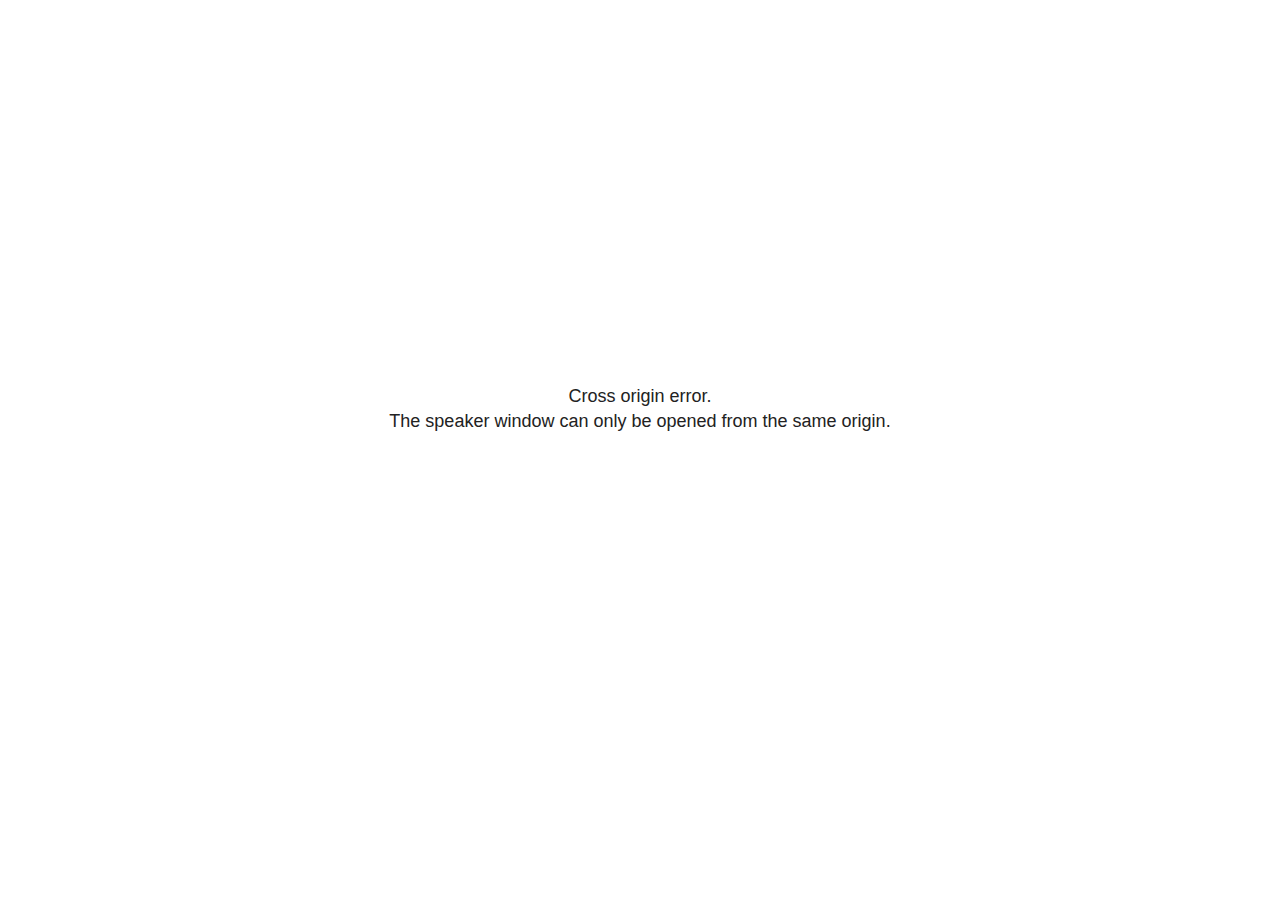
<file: docs/mineria_presentacion_files/libs/revealjs/plugin/notes/speaker-view.html>
<!--
	NOTE: You need to build the notes plugin after making changes to this file.
-->
<html lang="en">
	<head>
		<meta charset="utf-8">

		<title>reveal.js - Speaker View</title>

		<style>
			body {
				font-family: Helvetica;
				font-size: 18px;
			}

			#current-slide,
			#upcoming-slide,
			#speaker-controls {
				padding: 6px;
				box-sizing: border-box;
				-moz-box-sizing: border-box;
			}

			#current-slide iframe,
			#upcoming-slide iframe {
				width: 100%;
				height: 100%;
				border: 1px solid #ddd;
			}

			#current-slide .label,
			#upcoming-slide .label {
				position: absolute;
				top: 10px;
				left: 10px;
				z-index: 2;
			}

			#connection-status {
				position: absolute;
				top: 0;
				left: 0;
				width: 100%;
				height: 100%;
				z-index: 20;
				padding: 30% 20% 20% 20%;
				font-size: 18px;
				color: #222;
				background: #fff;
				text-align: center;
				box-sizing: border-box;
				line-height: 1.4;
			}

			.overlay-element {
				height: 34px;
				line-height: 34px;
				padding: 0 10px;
				text-shadow: none;
				background: rgba( 220, 220, 220, 0.8 );
				color: #222;
				font-size: 14px;
			}

			.overlay-element.interactive:hover {
				background: rgba( 220, 220, 220, 1 );
			}

			#current-slide {
				position: absolute;
				width: 60%;
				height: 100%;
				top: 0;
				left: 0;
				padding-right: 0;
			}

			#upcoming-slide {
				position: absolute;
				width: 40%;
				height: 40%;
				right: 0;
				top: 0;
			}

			/* Speaker controls */
			#speaker-controls {
				position: absolute;
				top: 40%;
				right: 0;
				width: 40%;
				height: 60%;
				overflow: auto;
				font-size: 18px;
			}

				.speaker-controls-time.hidden,
				.speaker-controls-notes.hidden {
					display: none;
				}

				.speaker-controls-time .label,
				.speaker-controls-pace .label,
				.speaker-controls-notes .label {
					text-transform: uppercase;
					font-weight: normal;
					font-size: 0.66em;
					color: #666;
					margin: 0;
				}

				.speaker-controls-time, .speaker-controls-pace {
					border-bottom: 1px solid rgba( 200, 200, 200, 0.5 );
					margin-bottom: 10px;
					padding: 10px 16px;
					padding-bottom: 20px;
					cursor: pointer;
				}

				.speaker-controls-time .reset-button {
					opacity: 0;
					float: right;
					color: #666;
					text-decoration: none;
				}
				.speaker-controls-time:hover .reset-button {
					opacity: 1;
				}

				.speaker-controls-time .timer,
				.speaker-controls-time .clock {
					width: 50%;
				}

				.speaker-controls-time .timer,
				.speaker-controls-time .clock,
				.speaker-controls-time .pacing .hours-value,
				.speaker-controls-time .pacing .minutes-value,
				.speaker-controls-time .pacing .seconds-value {
					font-size: 1.9em;
				}

				.speaker-controls-time .timer {
					float: left;
				}

				.speaker-controls-time .clock {
					float: right;
					text-align: right;
				}

				.speaker-controls-time span.mute {
					opacity: 0.3;
				}

				.speaker-controls-time .pacing-title {
					margin-top: 5px;
				}

				.speaker-controls-time .pacing.ahead {
					color: blue;
				}

				.speaker-controls-time .pacing.on-track {
					color: green;
				}

				.speaker-controls-time .pacing.behind {
					color: red;
				}

				.speaker-controls-notes {
					padding: 10px 16px;
				}

				.speaker-controls-notes .value {
					margin-top: 5px;
					line-height: 1.4;
					font-size: 1.2em;
				}

			/* Layout selector */
			#speaker-layout {
				position: absolute;
				top: 10px;
				right: 10px;
				color: #222;
				z-index: 10;
			}
				#speaker-layout select {
					position: absolute;
					width: 100%;
					height: 100%;
					top: 0;
					left: 0;
					border: 0;
					box-shadow: 0;
					cursor: pointer;
					opacity: 0;

					font-size: 1em;
					background-color: transparent;

					-moz-appearance: none;
					-webkit-appearance: none;
					-webkit-tap-highlight-color: rgba(0, 0, 0, 0);
				}

				#speaker-layout select:focus {
					outline: none;
					box-shadow: none;
				}

			.clear {
				clear: both;
			}

			/* Speaker layout: Wide */
			body[data-speaker-layout="wide"] #current-slide,
			body[data-speaker-layout="wide"] #upcoming-slide {
				width: 50%;
				height: 45%;
				padding: 6px;
			}

			body[data-speaker-layout="wide"] #current-slide {
				top: 0;
				left: 0;
			}

			body[data-speaker-layout="wide"] #upcoming-slide {
				top: 0;
				left: 50%;
			}

			body[data-speaker-layout="wide"] #speaker-controls {
				top: 45%;
				left: 0;
				width: 100%;
				height: 50%;
				font-size: 1.25em;
			}

			/* Speaker layout: Tall */
			body[data-speaker-layout="tall"] #current-slide,
			body[data-speaker-layout="tall"] #upcoming-slide {
				width: 45%;
				height: 50%;
				padding: 6px;
			}

			body[data-speaker-layout="tall"] #current-slide {
				top: 0;
				left: 0;
			}

			body[data-speaker-layout="tall"] #upcoming-slide {
				top: 50%;
				left: 0;
			}

			body[data-speaker-layout="tall"] #speaker-controls {
				padding-top: 40px;
				top: 0;
				left: 45%;
				width: 55%;
				height: 100%;
				font-size: 1.25em;
			}

			/* Speaker layout: Notes only */
			body[data-speaker-layout="notes-only"] #current-slide,
			body[data-speaker-layout="notes-only"] #upcoming-slide {
				display: none;
			}

			body[data-speaker-layout="notes-only"] #speaker-controls {
				padding-top: 40px;
				top: 0;
				left: 0;
				width: 100%;
				height: 100%;
				font-size: 1.25em;
			}

			@media screen and (max-width: 1080px) {
				body[data-speaker-layout="default"] #speaker-controls {
					font-size: 16px;
				}
			}

			@media screen and (max-width: 900px) {
				body[data-speaker-layout="default"] #speaker-controls {
					font-size: 14px;
				}
			}

			@media screen and (max-width: 800px) {
				body[data-speaker-layout="default"] #speaker-controls {
					font-size: 12px;
				}
			}

		</style>
	</head>

	<body>

		<div id="connection-status">Loading speaker view...</div>

		<div id="current-slide"></div>
		<div id="upcoming-slide"><span class="overlay-element label">Upcoming</span></div>
		<div id="speaker-controls">
			<div class="speaker-controls-time">
				<h4 class="label">Time <span class="reset-button">Click to Reset</span></h4>
				<div class="clock">
					<span class="clock-value">0:00 AM</span>
				</div>
				<div class="timer">
					<span class="hours-value">00</span><span class="minutes-value">:00</span><span class="seconds-value">:00</span>
				</div>
				<div class="clear"></div>

				<h4 class="label pacing-title" style="display: none">Pacing – Time to finish current slide</h4>
				<div class="pacing" style="display: none">
					<span class="hours-value">00</span><span class="minutes-value">:00</span><span class="seconds-value">:00</span>
				</div>
			</div>

			<div class="speaker-controls-notes hidden">
				<h4 class="label">Notes</h4>
				<div class="value"></div>
			</div>
		</div>
		<div id="speaker-layout" class="overlay-element interactive">
			<span class="speaker-layout-label"></span>
			<select class="speaker-layout-dropdown"></select>
		</div>

		<script>

			(function() {

				var notes,
					notesValue,
					currentState,
					currentSlide,
					upcomingSlide,
					layoutLabel,
					layoutDropdown,
					pendingCalls = {},
					lastRevealApiCallId = 0,
					connected = false

				var connectionStatus = document.querySelector( '#connection-status' );

				var SPEAKER_LAYOUTS = {
					'default': 'Default',
					'wide': 'Wide',
					'tall': 'Tall',
					'notes-only': 'Notes only'
				};

				setupLayout();

				let openerOrigin;

				try {
					openerOrigin = window.opener.location.origin;
				}
				catch ( error ) { console.warn( error ) }

				// In order to prevent XSS, the speaker view will only run if its
				// opener has the same origin as itself
				if( window.location.origin !== openerOrigin ) {
					connectionStatus.innerHTML = 'Cross origin error.<br>The speaker window can only be opened from the same origin.';
					return;
				}

				var connectionTimeout = setTimeout( function() {
					connectionStatus.innerHTML = 'Error connecting to main window.<br>Please try closing and reopening the speaker view.';
				}, 5000 );

				window.addEventListener( 'message', function( event ) {

					// Validate the origin of all messages to avoid parsing messages
					// that aren't meant for us. Ignore when running off file:// so
					// that the speaker view continues to work without a web server.
					if( window.location.origin !== event.origin && window.location.origin !== 'file://' ) {
						return
					}

					clearTimeout( connectionTimeout );
					connectionStatus.style.display = 'none';

					var data = JSON.parse( event.data );

					// The overview mode is only useful to the reveal.js instance
					// where navigation occurs so we don't sync it
					if( data.state ) delete data.state.overview;

					// Messages sent by the notes plugin inside of the main window
					if( data && data.namespace === 'reveal-notes' ) {
						if( data.type === 'connect' ) {
							handleConnectMessage( data );
						}
						else if( data.type === 'state' ) {
							handleStateMessage( data );
						}
						else if( data.type === 'return' ) {
							pendingCalls[data.callId](data.result);
							delete pendingCalls[data.callId];
						}
					}
					// Messages sent by the reveal.js inside of the current slide preview
					else if( data && data.namespace === 'reveal' ) {
						if( /ready/.test( data.eventName ) ) {
							// Send a message back to notify that the handshake is complete
							window.opener.postMessage( JSON.stringify({ namespace: 'reveal-notes', type: 'connected'} ), '*' );
						}
						else if( /slidechanged|fragmentshown|fragmenthidden|paused|resumed/.test( data.eventName ) && currentState !== JSON.stringify( data.state ) ) {

							dispatchStateToMainWindow( data.state );

						}
					}

				} );

				/**
				 * Updates the presentation in the main window to match the state
				 * of the presentation in the notes window.
				 */
				const dispatchStateToMainWindow = debounce(( state ) => {
					window.opener.postMessage( JSON.stringify({ method: 'setState', args: [ state ]} ), '*' );
				}, 500);

				/**
				 * Asynchronously calls the Reveal.js API of the main frame.
				 */
				function callRevealApi( methodName, methodArguments, callback ) {

					var callId = ++lastRevealApiCallId;
					pendingCalls[callId] = callback;
					window.opener.postMessage( JSON.stringify( {
						namespace: 'reveal-notes',
						type: 'call',
						callId: callId,
						methodName: methodName,
						arguments: methodArguments
					} ), '*' );

				}

				/**
				 * Called when the main window is trying to establish a
				 * connection.
				 */
				function handleConnectMessage( data ) {

					if( connected === false ) {
						connected = true;

						setupIframes( data );
						setupKeyboard();
						setupNotes();
						setupTimer();
						setupHeartbeat();
					}

				}

				/**
				 * Called when the main window sends an updated state.
				 */
				function handleStateMessage( data ) {

					// Store the most recently set state to avoid circular loops
					// applying the same state
					currentState = JSON.stringify( data.state );

					// No need for updating the notes in case of fragment changes
					if ( data.notes ) {
						notes.classList.remove( 'hidden' );
						notesValue.style.whiteSpace = data.whitespace;
						if( data.markdown ) {
							notesValue.innerHTML = marked( data.notes );
						}
						else {
							notesValue.innerHTML = data.notes;
						}
					}
					else {
						notes.classList.add( 'hidden' );
					}

					// Update the note slides
					currentSlide.contentWindow.postMessage( JSON.stringify({ method: 'setState', args: [ data.state ] }), '*' );
					upcomingSlide.contentWindow.postMessage( JSON.stringify({ method: 'setState', args: [ data.state ] }), '*' );
					upcomingSlide.contentWindow.postMessage( JSON.stringify({ method: 'next' }), '*' );

				}

				// Limit to max one state update per X ms
				handleStateMessage = debounce( handleStateMessage, 200 );

				/**
				 * Forward keyboard events to the current slide window.
				 * This enables keyboard events to work even if focus
				 * isn't set on the current slide iframe.
				 *
				 * Block F5 default handling, it reloads and disconnects
				 * the speaker notes window.
				 */
				function setupKeyboard() {

					document.addEventListener( 'keydown', function( event ) {
						if( event.keyCode === 116 || ( event.metaKey && event.keyCode === 82 ) ) {
							event.preventDefault();
							return false;
						}
						currentSlide.contentWindow.postMessage( JSON.stringify({ method: 'triggerKey', args: [ event.keyCode ] }), '*' );
					} );

				}

				/**
				 * Creates the preview iframes.
				 */
				function setupIframes( data ) {

					var params = [
						'receiver',
						'progress=false',
						'history=false',
						'transition=none',
						'autoSlide=0',
						'backgroundTransition=none'
					].join( '&' );

					var urlSeparator = /\?/.test(data.url) ? '&' : '?';
					var hash = '#/' + data.state.indexh + '/' + data.state.indexv;
					var currentURL = data.url + urlSeparator + params + '&scrollActivationWidth=false&postMessageEvents=true' + hash;
					var upcomingURL = data.url + urlSeparator + params + '&scrollActivationWidth=false&controls=false' + hash;

					currentSlide = document.createElement( 'iframe' );
					currentSlide.setAttribute( 'width', 1280 );
					currentSlide.setAttribute( 'height', 1024 );
					currentSlide.setAttribute( 'src', currentURL );
					document.querySelector( '#current-slide' ).appendChild( currentSlide );

					upcomingSlide = document.createElement( 'iframe' );
					upcomingSlide.setAttribute( 'width', 640 );
					upcomingSlide.setAttribute( 'height', 512 );
					upcomingSlide.setAttribute( 'src', upcomingURL );
					document.querySelector( '#upcoming-slide' ).appendChild( upcomingSlide );

				}

				/**
				 * Setup the notes UI.
				 */
				function setupNotes() {

					notes = document.querySelector( '.speaker-controls-notes' );
					notesValue = document.querySelector( '.speaker-controls-notes .value' );

				}

				/**
				 * We send out a heartbeat at all times to ensure we can
				 * reconnect with the main presentation window after reloads.
				 */
				function setupHeartbeat() {

					setInterval( () => {
						window.opener.postMessage( JSON.stringify({ namespace: 'reveal-notes', type: 'heartbeat'} ), '*' );
					}, 1000 );

				}

				function getTimings( callback ) {

					callRevealApi( 'getSlidesAttributes', [], function ( slideAttributes ) {
						callRevealApi( 'getConfig', [], function ( config ) {
							var totalTime = config.totalTime;
							var minTimePerSlide = config.minimumTimePerSlide || 0;
							var defaultTiming = config.defaultTiming;
							if ((defaultTiming == null) && (totalTime == null)) {
								callback(null);
								return;
							}
							// Setting totalTime overrides defaultTiming
							if (totalTime) {
								defaultTiming = 0;
							}
							var timings = [];
							for ( var i in slideAttributes ) {
								var slide = slideAttributes[ i ];
								var timing = defaultTiming;
								if( slide.hasOwnProperty( 'data-timing' )) {
									var t = slide[ 'data-timing' ];
									timing = parseInt(t);
									if( isNaN(timing) ) {
										console.warn("Could not parse timing '" + t + "' of slide " + i + "; using default of " + defaultTiming);
										timing = defaultTiming;
									}
								}
								timings.push(timing);
							}
							if ( totalTime ) {
								// After we've allocated time to individual slides, we summarize it and
								// subtract it from the total time
								var remainingTime = totalTime - timings.reduce( function(a, b) { return a + b; }, 0 );
								// The remaining time is divided by the number of slides that have 0 seconds
								// allocated at the moment, giving the average time-per-slide on the remaining slides
								var remainingSlides = (timings.filter( function(x) { return x == 0 }) ).length
								var timePerSlide = Math.round( remainingTime / remainingSlides, 0 )
								// And now we replace every zero-value timing with that average
								timings = timings.map( function(x) { return (x==0 ? timePerSlide : x) } );
							}
							var slidesUnderMinimum = timings.filter( function(x) { return (x < minTimePerSlide) } ).length
							if ( slidesUnderMinimum ) {
								message = "The pacing time for " + slidesUnderMinimum + " slide(s) is under the configured minimum of " + minTimePerSlide + " seconds. Check the data-timing attribute on individual slides, or consider increasing the totalTime or minimumTimePerSlide configuration options (or removing some slides).";
								alert(message);
							}
							callback( timings );
						} );
					} );

				}

				/**
				 * Return the number of seconds allocated for presenting
				 * all slides up to and including this one.
				 */
				function getTimeAllocated( timings, callback ) {

					callRevealApi( 'getSlidePastCount', [], function ( currentSlide ) {
						var allocated = 0;
						for (var i in timings.slice(0, currentSlide + 1)) {
							allocated += timings[i];
						}
						callback( allocated );
					} );

				}

				/**
				 * Create the timer and clock and start updating them
				 * at an interval.
				 */
				function setupTimer() {

					var start = new Date(),
					timeEl = document.querySelector( '.speaker-controls-time' ),
					clockEl = timeEl.querySelector( '.clock-value' ),
					hoursEl = timeEl.querySelector( '.hours-value' ),
					minutesEl = timeEl.querySelector( '.minutes-value' ),
					secondsEl = timeEl.querySelector( '.seconds-value' ),
					pacingTitleEl = timeEl.querySelector( '.pacing-title' ),
					pacingEl = timeEl.querySelector( '.pacing' ),
					pacingHoursEl = pacingEl.querySelector( '.hours-value' ),
					pacingMinutesEl = pacingEl.querySelector( '.minutes-value' ),
					pacingSecondsEl = pacingEl.querySelector( '.seconds-value' );

					var timings = null;
					getTimings( function ( _timings ) {

						timings = _timings;
						if (_timings !== null) {
							pacingTitleEl.style.removeProperty('display');
							pacingEl.style.removeProperty('display');
						}

						// Update once directly
						_updateTimer();

						// Then update every second
						setInterval( _updateTimer, 1000 );

					} );


					function _resetTimer() {

						if (timings == null) {
							start = new Date();
							_updateTimer();
						}
						else {
							// Reset timer to beginning of current slide
							getTimeAllocated( timings, function ( slideEndTimingSeconds ) {
								var slideEndTiming = slideEndTimingSeconds * 1000;
								callRevealApi( 'getSlidePastCount', [], function ( currentSlide ) {
									var currentSlideTiming = timings[currentSlide] * 1000;
									var previousSlidesTiming = slideEndTiming - currentSlideTiming;
									var now = new Date();
									start = new Date(now.getTime() - previousSlidesTiming);
									_updateTimer();
								} );
							} );
						}

					}

					timeEl.addEventListener( 'click', function() {
						_resetTimer();
						return false;
					} );

					function _displayTime( hrEl, minEl, secEl, time) {

						var sign = Math.sign(time) == -1 ? "-" : "";
						time = Math.abs(Math.round(time / 1000));
						var seconds = time % 60;
						var minutes = Math.floor( time / 60 ) % 60 ;
						var hours = Math.floor( time / ( 60 * 60 )) ;
						hrEl.innerHTML = sign + zeroPadInteger( hours );
						if (hours == 0) {
							hrEl.classList.add( 'mute' );
						}
						else {
							hrEl.classList.remove( 'mute' );
						}
						minEl.innerHTML = ':' + zeroPadInteger( minutes );
						if (hours == 0 && minutes == 0) {
							minEl.classList.add( 'mute' );
						}
						else {
							minEl.classList.remove( 'mute' );
						}
						secEl.innerHTML = ':' + zeroPadInteger( seconds );
					}

					function _updateTimer() {

						var diff, hours, minutes, seconds,
						now = new Date();

						diff = now.getTime() - start.getTime();

						clockEl.innerHTML = now.toLocaleTimeString( 'en-US', { hour12: true, hour: '2-digit', minute:'2-digit' } );
						_displayTime( hoursEl, minutesEl, secondsEl, diff );
						if (timings !== null) {
							_updatePacing(diff);
						}

					}

					function _updatePacing(diff) {

						getTimeAllocated( timings, function ( slideEndTimingSeconds ) {
							var slideEndTiming = slideEndTimingSeconds * 1000;

							callRevealApi( 'getSlidePastCount', [], function ( currentSlide ) {
								var currentSlideTiming = timings[currentSlide] * 1000;
								var timeLeftCurrentSlide = slideEndTiming - diff;
								if (timeLeftCurrentSlide < 0) {
									pacingEl.className = 'pacing behind';
								}
								else if (timeLeftCurrentSlide < currentSlideTiming) {
									pacingEl.className = 'pacing on-track';
								}
								else {
									pacingEl.className = 'pacing ahead';
								}
								_displayTime( pacingHoursEl, pacingMinutesEl, pacingSecondsEl, timeLeftCurrentSlide );
							} );
						} );
					}

				}

				/**
				 * Sets up the speaker view layout and layout selector.
				 */
				function setupLayout() {

					layoutDropdown = document.querySelector( '.speaker-layout-dropdown' );
					layoutLabel = document.querySelector( '.speaker-layout-label' );

					// Render the list of available layouts
					for( var id in SPEAKER_LAYOUTS ) {
						var option = document.createElement( 'option' );
						option.setAttribute( 'value', id );
						option.textContent = SPEAKER_LAYOUTS[ id ];
						layoutDropdown.appendChild( option );
					}

					// Monitor the dropdown for changes
					layoutDropdown.addEventListener( 'change', function( event ) {

						setLayout( layoutDropdown.value );

					}, false );

					// Restore any currently persisted layout
					setLayout( getLayout() );

				}

				/**
				 * Sets a new speaker view layout. The layout is persisted
				 * in local storage.
				 */
				function setLayout( value ) {

					var title = SPEAKER_LAYOUTS[ value ];

					layoutLabel.innerHTML = 'Layout' + ( title ? ( ': ' + title ) : '' );
					layoutDropdown.value = value;

					document.body.setAttribute( 'data-speaker-layout', value );

					// Persist locally
					if( supportsLocalStorage() ) {
						window.localStorage.setItem( 'reveal-speaker-layout', value );
					}

				}

				/**
				 * Returns the ID of the most recently set speaker layout
				 * or our default layout if none has been set.
				 */
				function getLayout() {

					if( supportsLocalStorage() ) {
						var layout = window.localStorage.getItem( 'reveal-speaker-layout' );
						if( layout ) {
							return layout;
						}
					}

					// Default to the first record in the layouts hash
					for( var id in SPEAKER_LAYOUTS ) {
						return id;
					}

				}

				function supportsLocalStorage() {

					try {
						localStorage.setItem('test', 'test');
						localStorage.removeItem('test');
						return true;
					}
					catch( e ) {
						return false;
					}

				}

				function zeroPadInteger( num ) {

					var str = '00' + parseInt( num );
					return str.substring( str.length - 2 );

				}

				/**
				 * Limits the frequency at which a function can be called.
				 */
				function debounce( fn, ms ) {

					var lastTime = 0,
						timeout;

					return function() {

						var args = arguments;
						var context = this;

						clearTimeout( timeout );

						var timeSinceLastCall = Date.now() - lastTime;
						if( timeSinceLastCall > ms ) {
							fn.apply( context, args );
							lastTime = Date.now();
						}
						else {
							timeout = setTimeout( function() {
								fn.apply( context, args );
								lastTime = Date.now();
							}, ms - timeSinceLastCall );
						}

					}

				}

			})();

		</script>
	</body>
</html>
</file>
<file: presentation/mineria_presentacion_improved_files/libs/quarto-html/tippy.css>
.tippy-box[data-animation=fade][data-state=hidden]{opacity:0}[data-tippy-root]{max-width:calc(100vw - 10px)}.tippy-box{position:relative;background-color:#333;color:#fff;border-radius:4px;font-size:14px;line-height:1.4;white-space:normal;outline:0;transition-property:transform,visibility,opacity}.tippy-box[data-placement^=top]>.tippy-arrow{bottom:0}.tippy-box[data-placement^=top]>.tippy-arrow:before{bottom:-7px;left:0;border-width:8px 8px 0;border-top-color:initial;transform-origin:center top}.tippy-box[data-placement^=bottom]>.tippy-arrow{top:0}.tippy-box[data-placement^=bottom]>.tippy-arrow:before{top:-7px;left:0;border-width:0 8px 8px;border-bottom-color:initial;transform-origin:center bottom}.tippy-box[data-placement^=left]>.tippy-arrow{right:0}.tippy-box[data-placement^=left]>.tippy-arrow:before{border-width:8px 0 8px 8px;border-left-color:initial;right:-7px;transform-origin:center left}.tippy-box[data-placement^=right]>.tippy-arrow{left:0}.tippy-box[data-placement^=right]>.tippy-arrow:before{left:-7px;border-width:8px 8px 8px 0;border-right-color:initial;transform-origin:center right}.tippy-box[data-inertia][data-state=visible]{transition-timing-function:cubic-bezier(.54,1.5,.38,1.11)}.tippy-arrow{width:16px;height:16px;color:#333}.tippy-arrow:before{content:"";position:absolute;border-color:transparent;border-style:solid}.tippy-content{position:relative;padding:5px 9px;z-index:1}
</file>
<file: presentation/mineria_presentacion_improved_files/libs/quarto-html/quarto-syntax-highlighting-7b89279ff1a6dce999919e0e67d4d9ec.css>
/* quarto syntax highlight colors */
:root {
  --quarto-hl-ot-color: #003B4F;
  --quarto-hl-at-color: #657422;
  --quarto-hl-ss-color: #20794D;
  --quarto-hl-an-color: #5E5E5E;
  --quarto-hl-fu-color: #4758AB;
  --quarto-hl-st-color: #20794D;
  --quarto-hl-cf-color: #003B4F;
  --quarto-hl-op-color: #5E5E5E;
  --quarto-hl-er-color: #AD0000;
  --quarto-hl-bn-color: #AD0000;
  --quarto-hl-al-color: #AD0000;
  --quarto-hl-va-color: #111111;
  --quarto-hl-bu-color: inherit;
  --quarto-hl-ex-color: inherit;
  --quarto-hl-pp-color: #AD0000;
  --quarto-hl-in-color: #5E5E5E;
  --quarto-hl-vs-color: #20794D;
  --quarto-hl-wa-color: #5E5E5E;
  --quarto-hl-do-color: #5E5E5E;
  --quarto-hl-im-color: #00769E;
  --quarto-hl-ch-color: #20794D;
  --quarto-hl-dt-color: #AD0000;
  --quarto-hl-fl-color: #AD0000;
  --quarto-hl-co-color: #5E5E5E;
  --quarto-hl-cv-color: #5E5E5E;
  --quarto-hl-cn-color: #8f5902;
  --quarto-hl-sc-color: #5E5E5E;
  --quarto-hl-dv-color: #AD0000;
  --quarto-hl-kw-color: #003B4F;
}

/* other quarto variables */
:root {
  --quarto-font-monospace: SFMono-Regular, Menlo, Monaco, Consolas, "Liberation Mono", "Courier New", monospace;
}

/* syntax highlight based on Pandoc's rules */
pre > code.sourceCode > span {
  color: #003B4F;
}

code.sourceCode > span {
  color: #003B4F;
}

div.sourceCode,
div.sourceCode pre.sourceCode {
  color: #003B4F;
}

/* Normal */
code span {
  color: #003B4F;
}

/* Alert */
code span.al {
  color: #AD0000;
  font-style: inherit;
}

/* Annotation */
code span.an {
  color: #5E5E5E;
  font-style: inherit;
}

/* Attribute */
code span.at {
  color: #657422;
  font-style: inherit;
}

/* BaseN */
code span.bn {
  color: #AD0000;
  font-style: inherit;
}

/* BuiltIn */
code span.bu {
  font-style: inherit;
}

/* ControlFlow */
code span.cf {
  color: #003B4F;
  font-weight: bold;
  font-style: inherit;
}

/* Char */
code span.ch {
  color: #20794D;
  font-style: inherit;
}

/* Constant */
code span.cn {
  color: #8f5902;
  font-style: inherit;
}

/* Comment */
code span.co {
  color: #5E5E5E;
  font-style: inherit;
}

/* CommentVar */
code span.cv {
  color: #5E5E5E;
  font-style: italic;
}

/* Documentation */
code span.do {
  color: #5E5E5E;
  font-style: italic;
}

/* DataType */
code span.dt {
  color: #AD0000;
  font-style: inherit;
}

/* DecVal */
code span.dv {
  color: #AD0000;
  font-style: inherit;
}

/* Error */
code span.er {
  color: #AD0000;
  font-style: inherit;
}

/* Extension */
code span.ex {
  font-style: inherit;
}

/* Float */
code span.fl {
  color: #AD0000;
  font-style: inherit;
}

/* Function */
code span.fu {
  color: #4758AB;
  font-style: inherit;
}

/* Import */
code span.im {
  color: #00769E;
  font-style: inherit;
}

/* Information */
code span.in {
  color: #5E5E5E;
  font-style: inherit;
}

/* Keyword */
code span.kw {
  color: #003B4F;
  font-weight: bold;
  font-style: inherit;
}

/* Operator */
code span.op {
  color: #5E5E5E;
  font-style: inherit;
}

/* Other */
code span.ot {
  color: #003B4F;
  font-style: inherit;
}

/* Preprocessor */
code span.pp {
  color: #AD0000;
  font-style: inherit;
}

/* SpecialChar */
code span.sc {
  color: #5E5E5E;
  font-style: inherit;
}

/* SpecialString */
code span.ss {
  color: #20794D;
  font-style: inherit;
}

/* String */
code span.st {
  color: #20794D;
  font-style: inherit;
}

/* Variable */
code span.va {
  color: #111111;
  font-style: inherit;
}

/* VerbatimString */
code span.vs {
  color: #20794D;
  font-style: inherit;
}

/* Warning */
code span.wa {
  color: #5E5E5E;
  font-style: italic;
}

.prevent-inlining {
  content: "</";
}

/*# sourceMappingURL=3944bc705cfaf4c80e56f77c5205168a.css.map */
</file>
